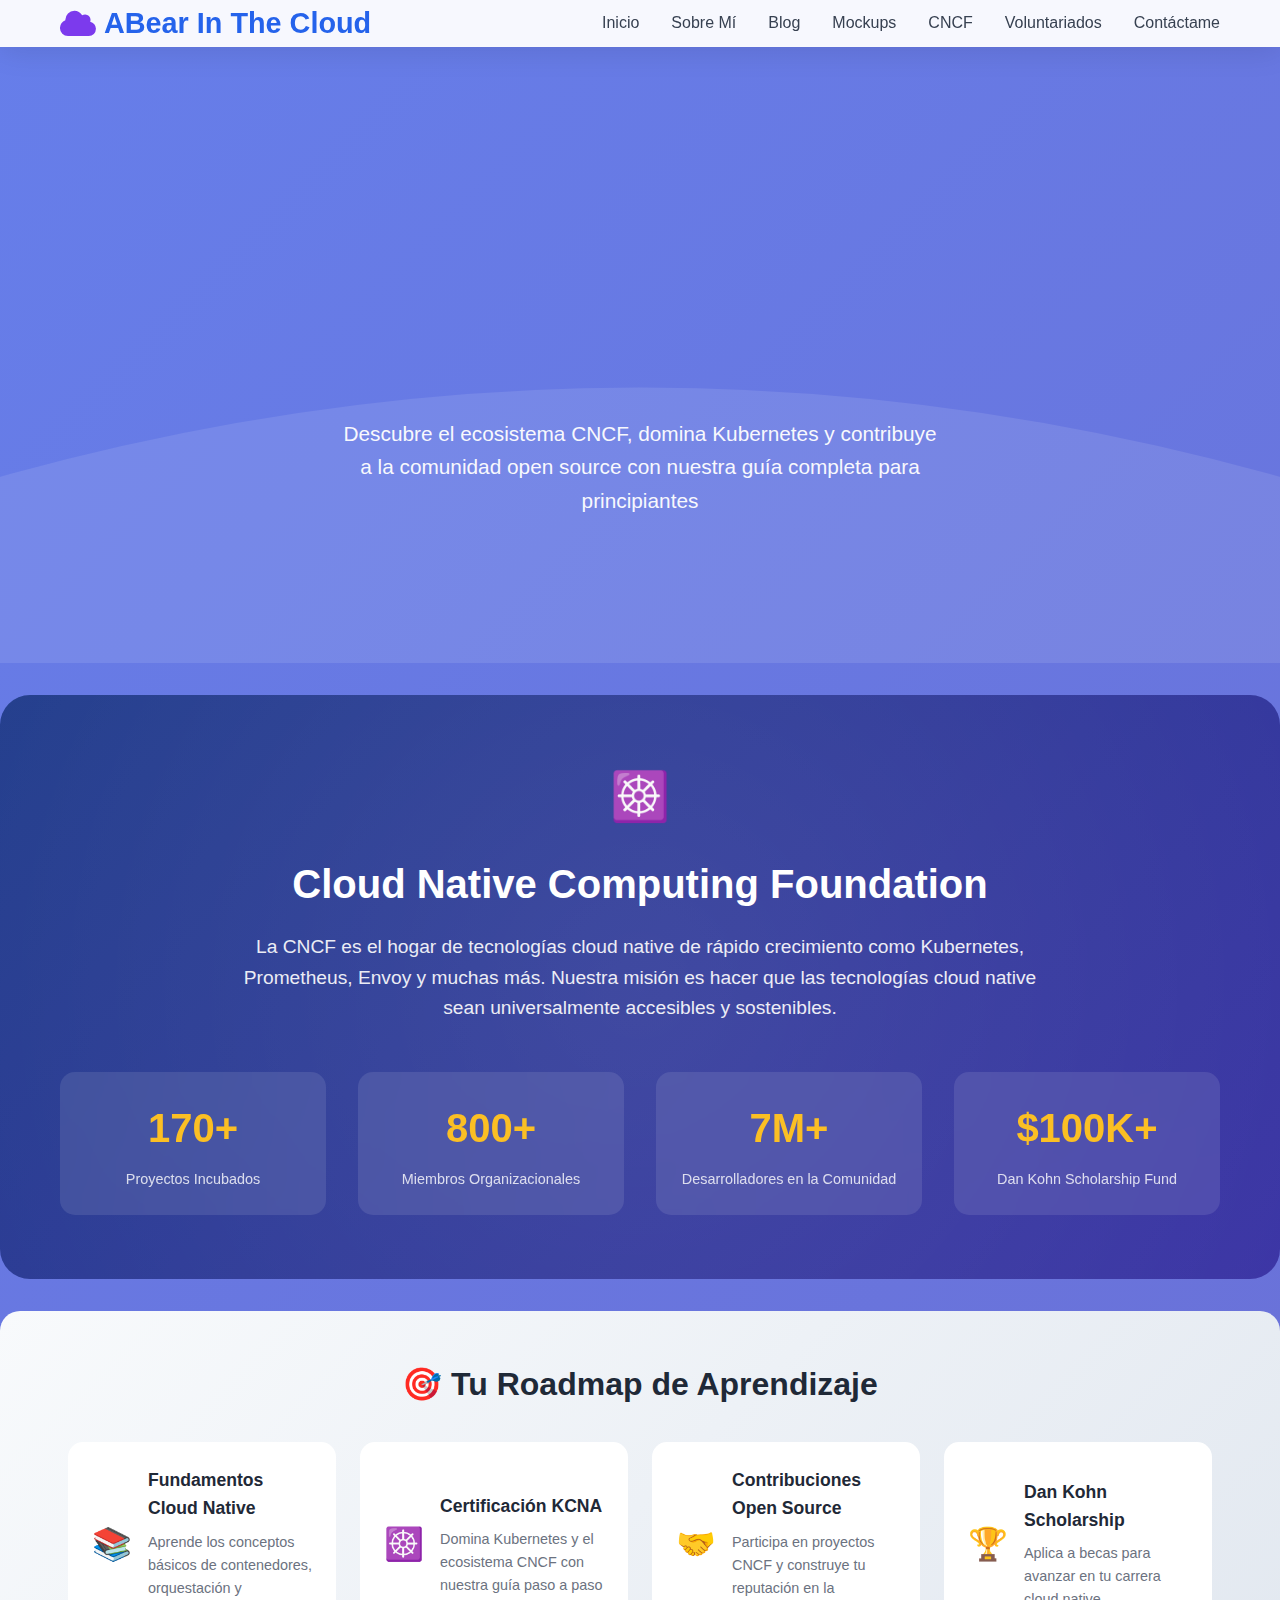
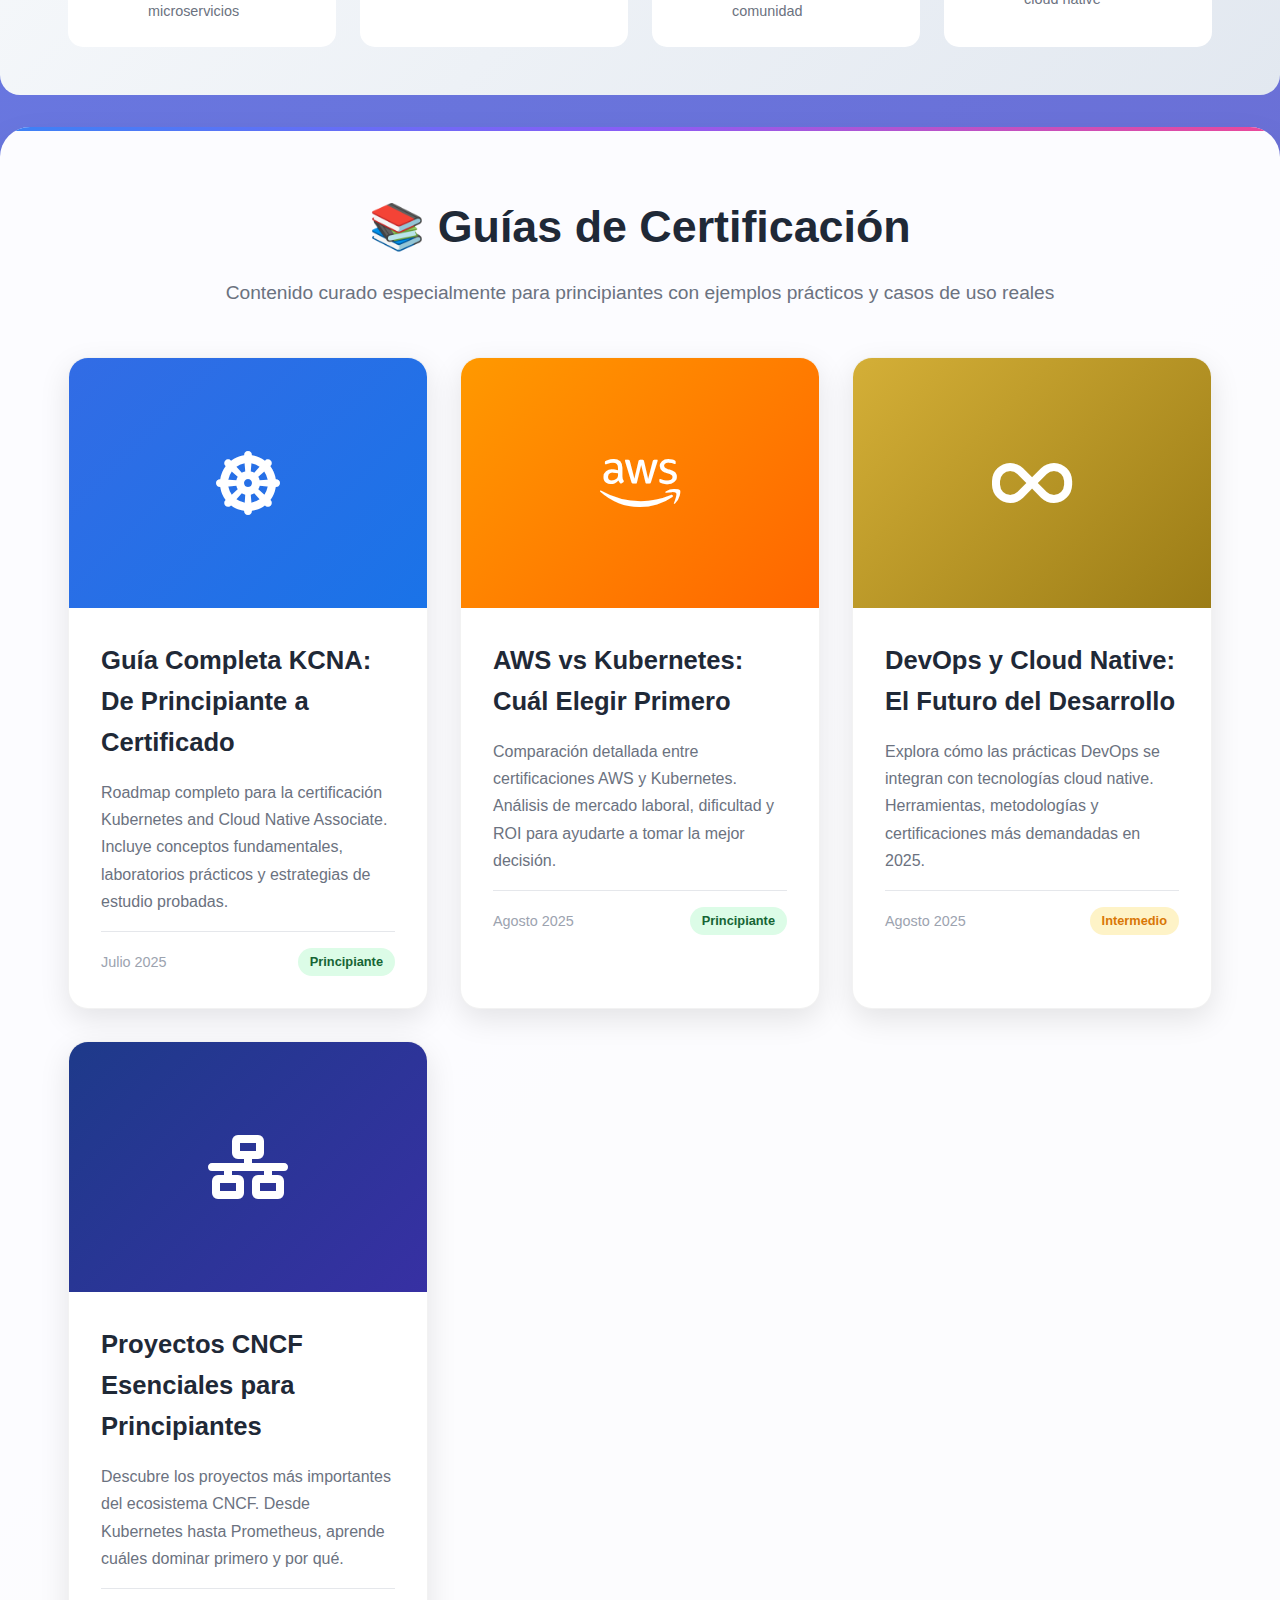
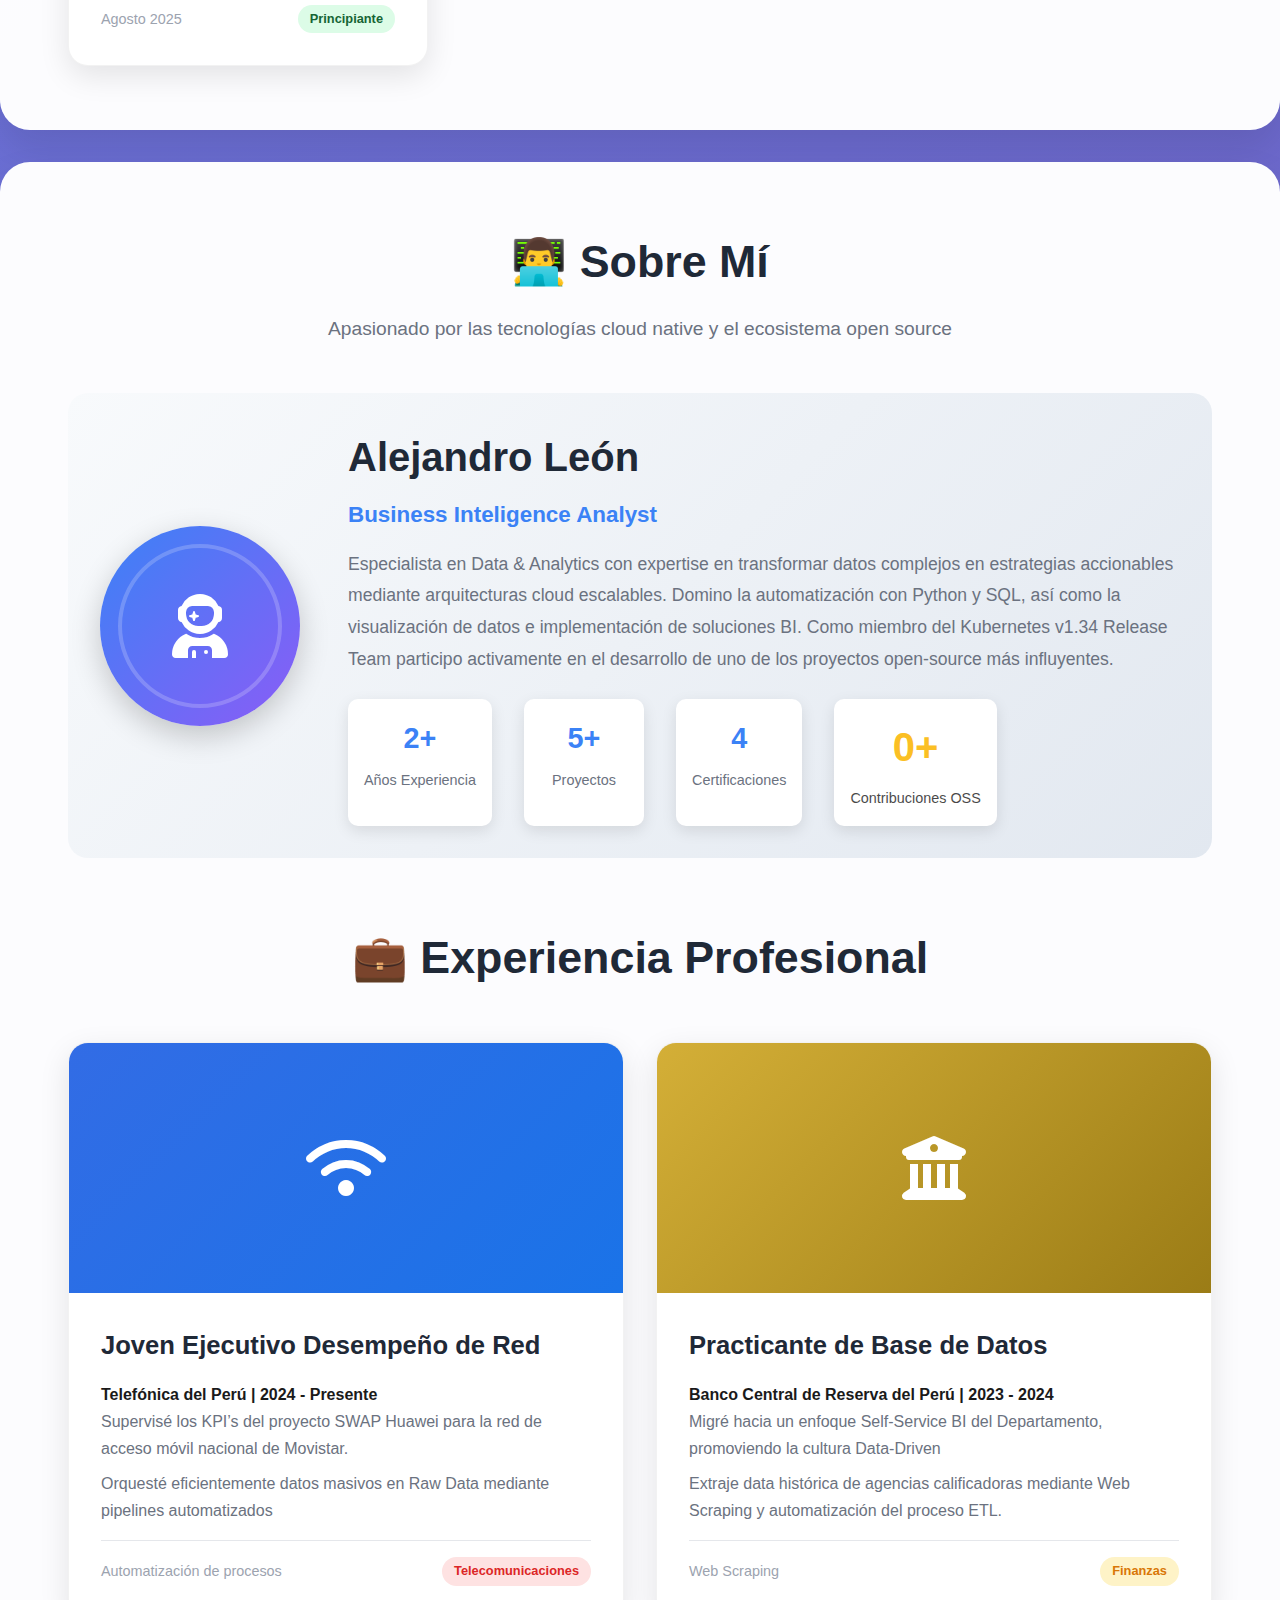
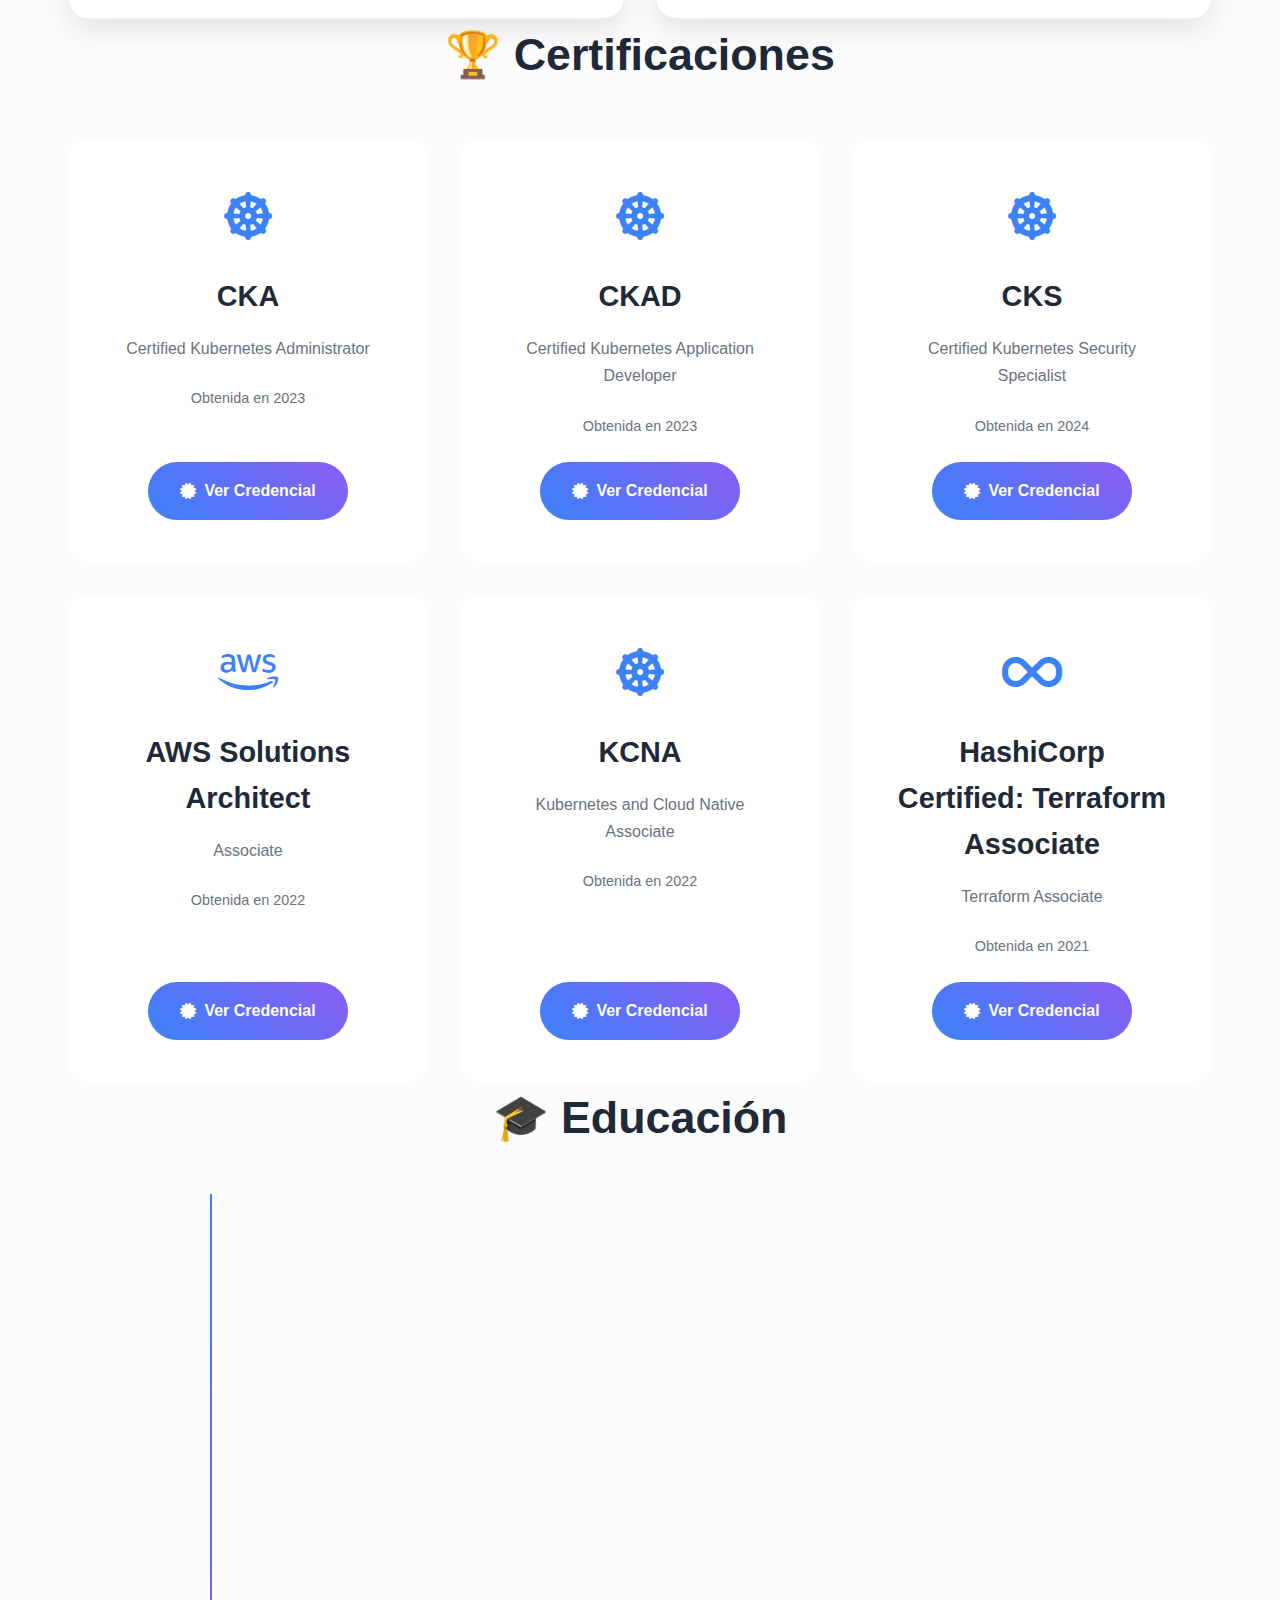
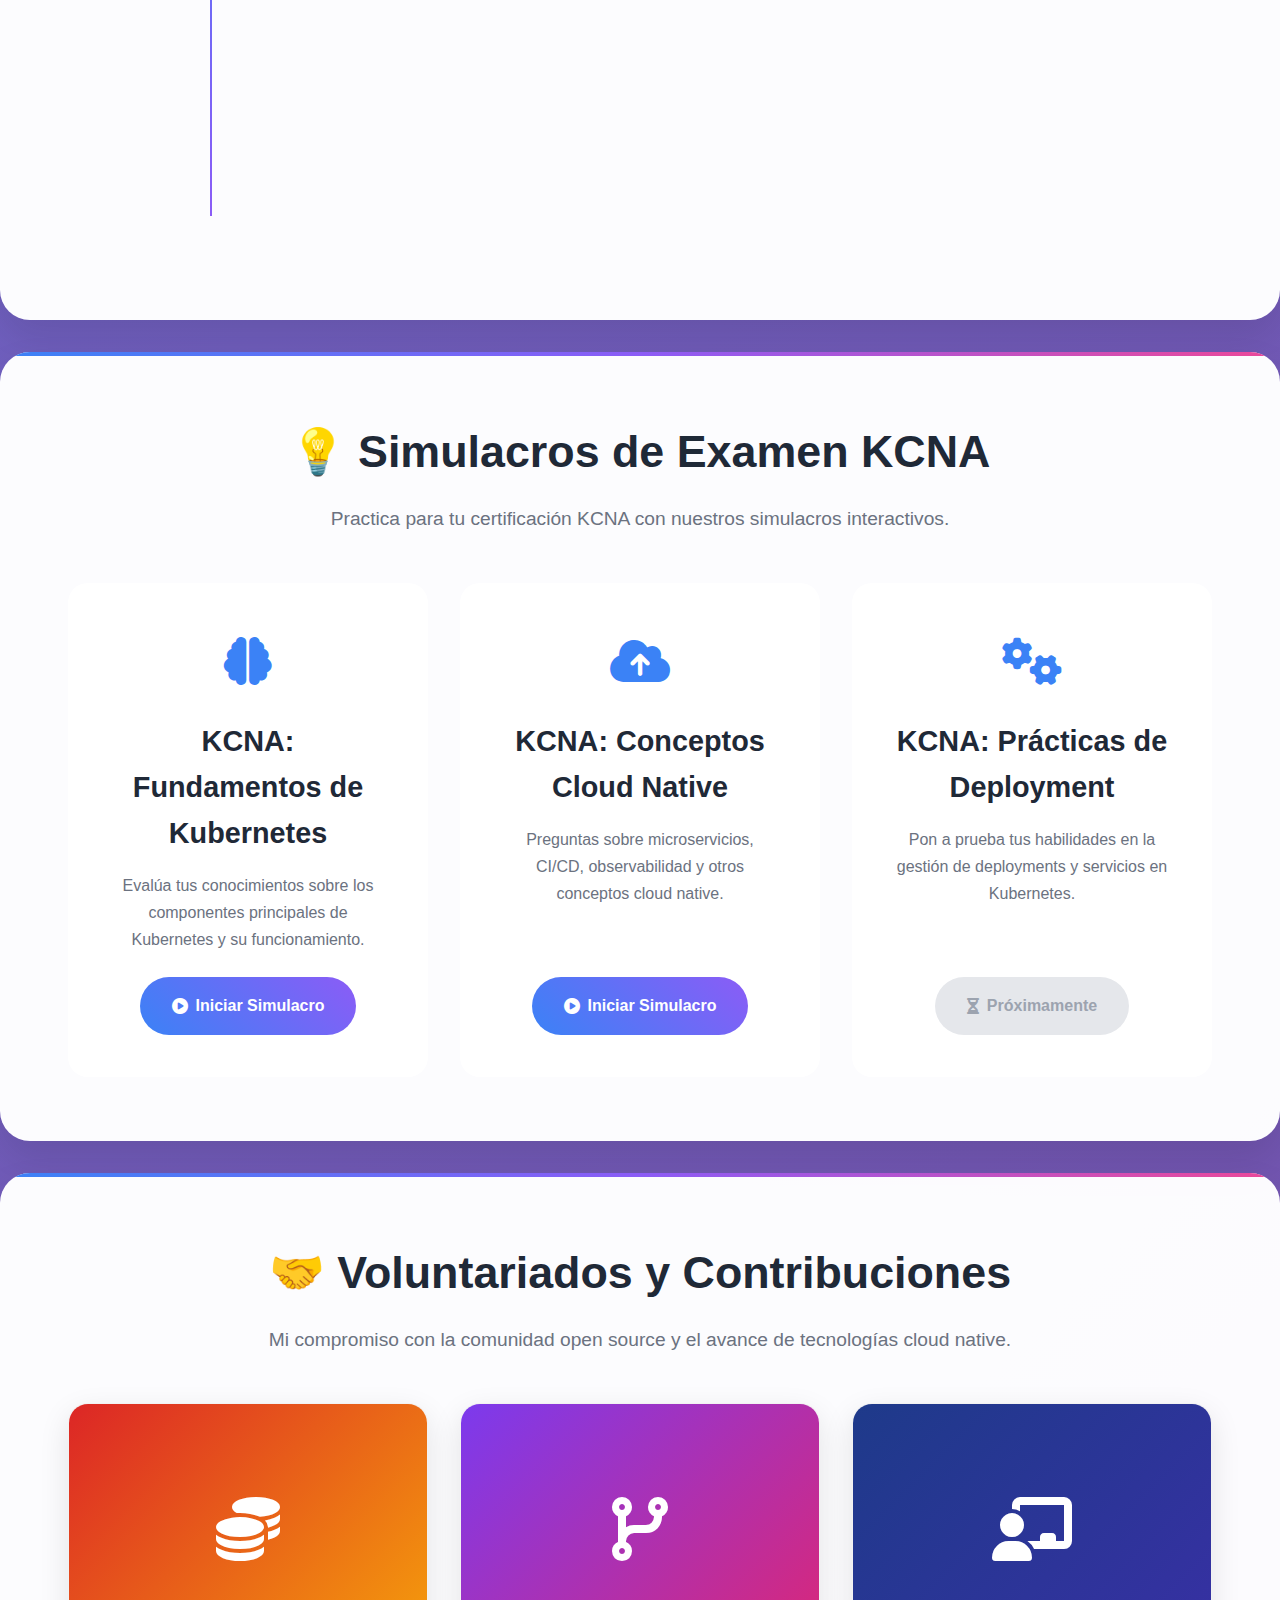
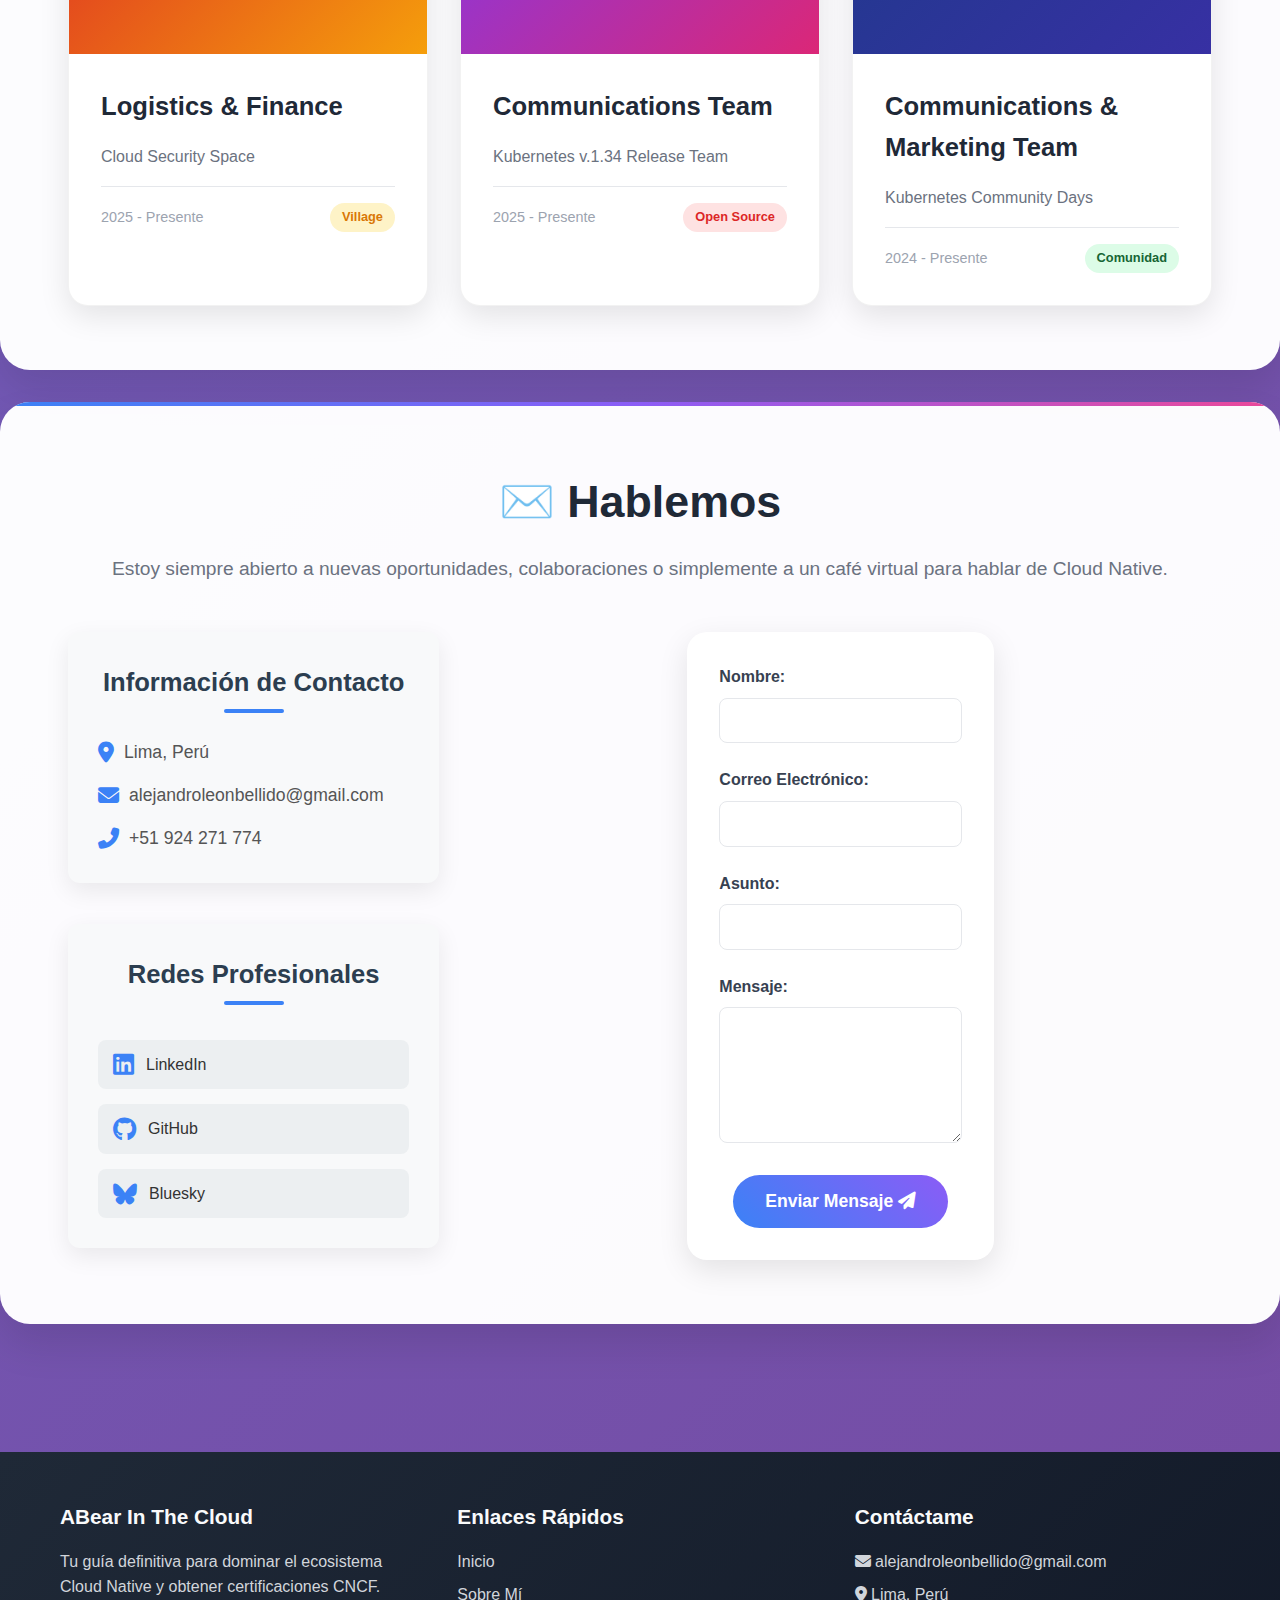
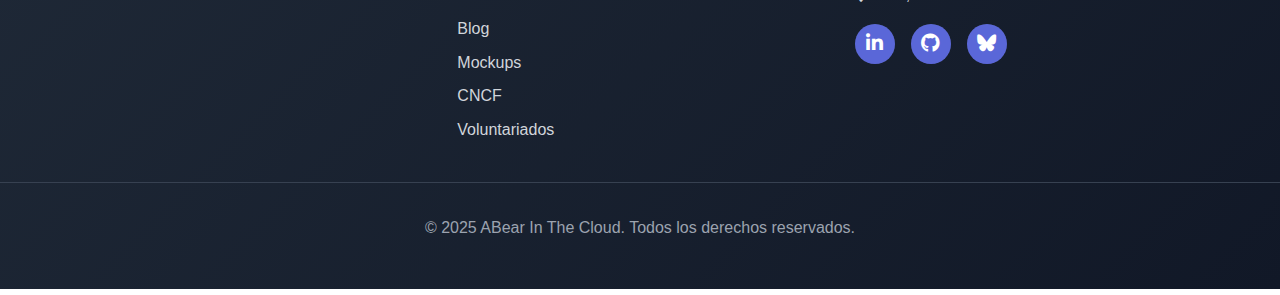
<file: index.html>
<!DOCTYPE html>
<html lang="es">
<head>
    <meta charset="UTF-8">
    <meta name="viewport" content="width=device-width, initial-scale=1.0">
    <title>ABear In The Cloud - Certificaciones y Contribuciones CNCF</title>
    <link href="https://cdnjs.cloudflare.com/ajax/libs/font-awesome/6.5.2/css/all.min.css" rel="stylesheet">
    <link rel="stylesheet" href="css/style.css"> </head>
<body>
    <header>
        <nav class="container">
            <a href="#" class="logo">
                <i class="fas fa-cloud"></i>
                ABear In The Cloud
            </a>
            <ul class="nav-links">
                <li><a href="#inicio">Inicio</a></li>
                <li><a href="#sobre-mi">Sobre Mí</a></li>
                <li><a href="#blog">Blog</a></li>
                <li><a href="#mockups">Mockups</a></li>
                <li><a href="#cncf">CNCF</a></li>
                <li><a href="#voluntariados">Voluntariados</a></li>
                <li><a href="#contacto">Contáctame</a></li>
            </ul>
        </nav>
    </header>

    <main>
        <section class="hero" id="inicio">
            <div class="container">
                <div class="hero-content">
                    <h1 class="loading-animation">Tu Camino hacia las Certificaciones Cloud Native</h1>
                    <p class="loading-animation">Descubre el ecosistema CNCF, domina Kubernetes y contribuye a la comunidad open source con nuestra guía completa para principiantes</p>
                    <div class="hero-buttons loading-animation">
                        <a href="#cncf" class="cta-button">
                            <i class="fas fa-rocket"></i>
                            Explorar CNCF
                        </a>
                        <a href="#mockups" class="cta-button secondary">
                            <i class="fas fa-code"></i>
                            Practicar KCNA
                        </a>
                    </div>
                </div>
            </div>
        </section>

        <section class="cncf-section" id="cncf">
            <div class="container">
                <div class="cncf-content">
                    <div class="cncf-logo">☸️</div>
                    <h2 class="cncf-title">Cloud Native Computing Foundation</h2>
                    <p class="cncf-description">
                        La CNCF es el hogar de tecnologías cloud native de rápido crecimiento como Kubernetes, Prometheus, Envoy y muchas más. 
                        Nuestra misión es hacer que las tecnologías cloud native sean universalmente accesibles y sostenibles.
                    </p>
                    <div class="cncf-stats">
                        <div class="stat-item">
                            <span class="stat-number">170+</span>
                            <div class="stat-label">Proyectos Incubados</div>
                        </div>
                        <div class="stat-item">
                            <span class="stat-number">800+</span>
                            <div class="stat-label">Miembros Organizacionales</div>
                        </div>
                        <div class="stat-item">
                            <span class="stat-number">7M+</span>
                            <div class="stat-label">Desarrolladores en la Comunidad</div>
                        </div>
                        <div class="stat-item">
                            <span class="stat-number">$100K+</span>
                            <div class="stat-label">Dan Kohn Scholarship Fund</div>
                        </div>
                    </div>
                </div>
            </div>
        </section>

        <section class="progress-section">
            <div class="container">
                <h3 class="progress-title">🎯 Tu Roadmap de Aprendizaje</h3>
                <div class="progress-items">
                    <div class="progress-item">
                        <div class="progress-icon">📚</div>
                        <div class="progress-text">
                            <h4>Fundamentos Cloud Native</h4>
                            <p>Aprende los conceptos básicos de contenedores, orquestación y microservicios</p>
                        </div>
                    </div>
                    <div class="progress-item">
                        <div class="progress-icon">☸️</div>
                        <div class="progress-text">
                            <h4>Certificación KCNA</h4>
                            <p>Domina Kubernetes y el ecosistema CNCF con nuestra guía paso a paso</p>
                        </div>
                    </div>
                    <div class="progress-item">
                        <div class="progress-icon">🤝</div>
                        <div class="progress-text">
                            <h4>Contribuciones Open Source</h4>
                            <p>Participa en proyectos CNCF y construye tu reputación en la comunidad</p>
                        </div>
                    </div>
                    <div class="progress-item">
                        <div class="progress-icon">🏆</div>
                        <div class="progress-text">
                            <h4>Dan Kohn Scholarship</h4>
                            <p>Aplica a becas para avanzar en tu carrera cloud native</p>
                        </div>
                    </div>
                </div>
            </div>
        </section>

    <section class="content-section" id="blog">
        <div class="container">
            <h2 class="section-title">📚 Guías de Certificación</h2>
            <p class="section-subtitle">Contenido curado especialmente para principiantes con ejemplos prácticos y casos de uso reales</p>
            <div class="blog-grid">
                <article class="blog-card">
                    <a href="blog/guia-kcna.html" class="blog-image-link">
                        <div class="blog-card-image kcna">
                            <i class="fas fa-dharmachakra"></i>
                        </div>
                    </a>
                    <div class="blog-card-content">
                        <a href="blog/guia-kcna.html" class="blog-title-link">
                            <h3>Guía Completa KCNA: De Principiante a Certificado</h3>
                        </a>
                        <p>Roadmap completo para la certificación Kubernetes and Cloud Native Associate. Incluye conceptos fundamentales, laboratorios prácticos y estrategias de estudio probadas.</p>
                        <div class="card-footer">
                            <a href="blog/guia-kcna.html" class="blog-date-link">
                                <span class="date">Julio 2025</span>
                            </a>
                            <span class="difficulty-badge beginner">Principiante</span>
                        </div>
                    </div>
                </article>

                <article class="blog-card">
                    <a href="#guia-kcna.html" class="blog-image-link">
                        <div class="blog-card-image aws">
                            <i class="fab fa-aws"></i>
                        </div>
                    </a>
                    <div class="blog-card-content">
                        <a href="#guia-kcna.html" class="blog-title-link">
                            <h3>AWS vs Kubernetes: Cuál Elegir Primero</h3>
                        </a>
                        <p>Comparación detallada entre certificaciones AWS y Kubernetes. Análisis de mercado laboral, dificultad y ROI para ayudarte a tomar la mejor decisión.</p>
                        <div class="card-footer">
                            <a href="#guia-kcna.html" class="blog-date-link">
                                <span class="date">Agosto 2025</span>
                            </a>
                            <span class="difficulty-badge beginner">Principiante</span>
                        </div>
                    </div>
                </article>

                <article class="blog-card">
                    <a href="#guia-kcna.html" class="blog-image-link">
                        <div class="blog-card-image devops">
                            <i class="fas fa-infinity"></i>
                        </div>
                    </a>
                    <div class="blog-card-content">
                        <a href="#guia-kcna.html" class="blog-title-link">
                            <h3>DevOps y Cloud Native: El Futuro del Desarrollo</h3>
                        </a>
                        <p>Explora cómo las prácticas DevOps se integran con tecnologías cloud native. Herramientas, metodologías y certificaciones más demandadas en 2025.</p>
                        <div class="card-footer">
                            <a href="#guia-kcna.html" class="blog-date-link">
                                <span class="date">Agosto 2025</span>
                            </a>
                            <span class="difficulty-badge intermediate">Intermedio</span>
                        </div>
                    </div>
                </article>

                <article class="blog-card">
                    <a href="#guia-kcna.html" class="blog-image-link">
                        <div class="blog-card-image cncf">
                            <i class="fas fa-network-wired"></i>
                        </div>
                    </a>
                    <div class="blog-card-content">
                        <a href="#guia-kcna.html" class="blog-title-link">
                            <h3>Proyectos CNCF Esenciales para Principiantes</h3>
                        </a>
                        <p>Descubre los proyectos más importantes del ecosistema CNCF. Desde Kubernetes hasta Prometheus, aprende cuáles dominar primero y por qué.</p>
                        <div class="card-footer">
                            <a href="#guia-kcna.html" class="blog-date-link">
                                <span class="date">Agosto 2025</span>
                            </a>
                            <span class="difficulty-badge beginner">Principiante</span>
                        </div>
                    </div>
                </article>
            </div>
        </div>
    </section>
        

        <section class="about-section" id="sobre-mi">
            <div class="container">
                <h2 class="section-title">👨‍💻 Sobre Mí</h2>
                <p class="section-subtitle">Apasionado por las tecnologías cloud native y el ecosistema open source</p>
                
                <div class="profile-header">
                    <div class="profile-image">
                        <i class="fas fa-user-astronaut"></i>
                    </div>
                    <div class="profile-info">
                        <h3 class="profile-name">Alejandro León</h3>
                        <p class="profile-title">Business Inteligence Analyst</p>
                        <p class="profile-description">
                            Especialista en Data & Analytics con expertise en transformar datos complejos en estrategias accionables mediante
                            arquitecturas cloud escalables. Domino la automatización con Python y SQL, así como la visualización de datos e
                            implementación de soluciones BI. Como miembro del Kubernetes v1.34 Release Team participo activamente en el desarrollo
                            de uno de los proyectos open-source más influyentes.
                        </p>
                        <div class="profile-stats">
                            <div class="profile-stat-item">
                                <span class="profile-stat-number">2+</span>
                                <div class="profile-stat-label">Años Experiencia</div>
                            </div>
                            <div class="profile-stat-item">
                                <span class="profile-stat-number">5+</span>
                                <div class="profile-stat-label">Proyectos</div>
                            </div>
                            <div class="profile-stat-item">
                                <span class="profile-stat-number">4</span>
                                <div class="profile-stat-label">Certificaciones</div>
                            </div>
                            <div class="profile-stat-item">
                                <span class="stat-number">0+</span>
                                <div class="stat-label">Contribuciones OSS</div>
                            </div>
                        </div>
                    </div>
                </div>

                <h3 class="section-title">💼 Experiencia Profesional</h3>
                <div class="blog-grid">
                    <div class="blog-card">
                        <div class="blog-card-image kcna">
                            <i class="fas fa-wifi"></i>
                        </div>
                        <div class="blog-card-content">
                            <h3>Joven Ejecutivo Desempeño de Red</h3>
                            <h4>Telefónica del Perú | 2024 - Presente</h4>
                            <p>Supervisé los KPI’s del proyecto SWAP Huawei para la red de acceso móvil nacional de Movistar.</p>
                            <p>Orquesté eficientemente datos masivos en Raw Data mediante pipelines automatizados</p>
                            <div class="card-footer">
                                <span class="date">Automatización de procesos</span>
                                <span class="difficulty-badge advanced">Telecomunicaciones</span>
                            </div>
                        </div>
                    </div>

                    <div class="blog-card">
                        <div class="blog-card-image devops">
                            <i class="fas fa-bank"></i>
                        </div>
                        <div class="blog-card-content">
                            <h3>Practicante de Base de Datos</h3>
                            <h4>Banco Central de Reserva del Perú | 2023 - 2024</h4>
                            <p>Migré hacia un enfoque Self-Service BI del Departamento, promoviendo la cultura Data-Driven</p>
                            <p>Extraje data histórica de agencias calificadoras mediante Web Scraping y automatización del proceso ETL.</p>
                            <div class="card-footer">
                                <span class="date">Web Scraping</span>
                                <span class="difficulty-badge intermediate">Finanzas</span>
                            </div>
                        </div>
                    </div>
                </div>

                <h3 class="section-title">🏆 Certificaciones</h3>
                <div class="mockup-container">
                    <div class="mockup-card">
                        <div class="mockup-card-content">
                            <div class="mockup-icon"><i class="fas fa-dharmachakra"></i></div>
                            <h3>CKA</h3>
                            <p>Certified Kubernetes Administrator</p>
                            <p class="date">Obtenida en 2023</p>
                            <a href="#mockup-container" class="mockup-button">
                                <i class="fas fa-certificate"></i> Ver Credencial
                            </a>
                        </div>
                    </div>

                    <div class="mockup-card">
                        <div class="mockup-card-content">
                            <div class="mockup-icon"><i class="fas fa-dharmachakra"></i></div>
                            <h3>CKAD</h3>
                            <p>Certified Kubernetes Application Developer</p>
                            <p class="date">Obtenida en 2023</p>
                            <a href="#mockup-container" class="mockup-button">
                                <i class="fas fa-certificate"></i> Ver Credencial
                            </a>
                        </div>
                    </div>

                    <div class="mockup-card">
                        <div class="mockup-card-content">
                            <div class="mockup-icon"><i class="fas fa-dharmachakra"></i></div>
                            <h3>CKS</h3>
                            <p>Certified Kubernetes Security Specialist</p>
                            <p class="date">Obtenida en 2024</p>
                            <a href="#mockup-container" class="mockup-button">
                                <i class="fas fa-certificate"></i> Ver Credencial
                            </a>
                        </div>
                    </div>

                    <div class="mockup-card">
                        <div class="mockup-card-content">
                            <div class="mockup-icon"><i class="fab fa-aws"></i></div>
                            <h3>AWS Solutions Architect</h3>
                            <p>Associate</p>
                            <p class="date">Obtenida en 2022</p>
                            <a href="#mockup-container" class="mockup-button">
                                <i class="fas fa-certificate"></i> Ver Credencial
                            </a>
                        </div>
                    </div>
                     <div class="mockup-card">
                        <div class="mockup-card-content">
                            <div class="mockup-icon"><i class="fas fa-dharmachakra"></i></div>
                            <h3>KCNA</h3>
                            <p>Kubernetes and Cloud Native Associate</p>
                            <p class="date">Obtenida en 2022</p>
                            <a href="#mockup-container" class="mockup-button">
                                <i class="fas fa-certificate"></i> Ver Credencial
                            </a>
                        </div>
                    </div>
                    <div class="mockup-card">
                        <div class="mockup-card-content">
                            <div class="mockup-icon"><i class="fas fa-infinity"></i></div>
                            <h3>HashiCorp Certified: Terraform Associate</h3>
                            <p>Terraform Associate</p>
                            <p class="date">Obtenida en 2021</p>
                            <a href="#mockup-container" class="mockup-button">
                                <i class="fas fa-certificate"></i> Ver Credencial
                            </a>
                        </div>
                    </div>
                </div>

                <h3 class="section-title">🎓 Educación</h3>
                <div class="education-timeline">
                    <div class="education-item">
                        <div class="education-header">
                            <div class="education-icon-box uni">
                                <i class="fas fa-microchip"></i> </div>
                            <div class="education-details">
                                <h4>Big Data & Data Science</h4>
                                <p class="education-type">Programa de Alta Especialización</p>
                                <p class="education-meta"><i class="fas fa-building"></i> Universidad Nacional Agraria La Molina <i class="fas fa-map-marker-alt"></i> Perú</p>
                            </div>
                            <span class="education-date">Set 2024 - Nov 2024</span>
                        </div>
                        <div class="education-footer">
                            <div class="course-tags-container">
                                <p class="courses-title">CURSOS CLAVES</p>
                                <div class="course-tags">
                                    <span class="course-tag">Business Data Discovery</span>
                                    <span class="course-tag">Gestión de Proyectos</span>
                                    <span class="course-tag">Arquitectura de datos</span>
                                    <span class="course-tag">Machine Learning</span>
                                    <span class="course-tag">AWS</span>
                                </div>
                            </div>
                        </div>
                    </div>

                    <div class="education-item">
                        <div class="education-header">
                            <div class="education-icon-box unam">
                                <i class="fas fa-code"></i> </div>
                            <div class="education-details">
                                <h4>Ingeniería de Sistemas</h4>
                                <p class="education-type">Egresado</p>
                                <p class="education-meta"><i class="fas fa-building"></i> Universidad Nacional Federico Villarreal <i class="fas fa-map-marker-alt"></i> Perú</p>
                            </div>
                            <span class="education-date">Abr 2019 - Abr 2024</span>
                        </div>
                        <div class="education-footer">
                            <div class="course-tags-container">
                                <p class="courses-title">CURSOS CLAVES</p>
                                <div class="course-tags">
                                    <span class="course-tag">Base de Datos</span>
                                    <span class="course-tag">Data Mining</span>
                                    <span class="course-tag">Business Intelligence</span>
                                    <span class="course-tag">Artificial Intelligence</span>
                                    <span class="course-tag">Big Data</span>
                                </div>
                            </div>
                        </div>
                    </div>
                    </div>
        </section>

        <section class="content-section" id="mockups">
            <div class="container">
                <h2 class="section-title">💡 Simulacros de Examen KCNA</h2>
                <p class="section-subtitle">Practica para tu certificación KCNA con nuestros simulacros interactivos.</p>
                <div class="mockup-container">
                    <div class="mockup-card">
                        <div class="mockup-card-content">
                            <div class="mockup-icon"><i class="fas fa-brain"></i></div>
                            <h3>KCNA: Fundamentos de Kubernetes</h3>
                            <p>Evalúa tus conocimientos sobre los componentes principales de Kubernetes y su funcionamiento.</p>
                            <a href="#mockups" class="mockup-button">
                                <i class="fas fa-play-circle"></i> Iniciar Simulacro
                            </a>
                        </div>
                    </div>
                    <div class="mockup-card">
                        <div class="mockup-card-content">
                            <div class="mockup-icon"><i class="fas fa-cloud-upload-alt"></i></div>
                            <h3>KCNA: Conceptos Cloud Native</h3>
                            <p>Preguntas sobre microservicios, CI/CD, observabilidad y otros conceptos cloud native.</p>
                            <a href="#mockups" class="mockup-button">
                                <i class="fas fa-play-circle"></i> Iniciar Simulacro
                            </a>
                        </div>
                    </div>
                    <div class="mockup-card">
                        <div class="mockup-card-content">
                            <div class="mockup-icon"><i class="fas fa-cogs"></i></div>
                            <h3>KCNA: Prácticas de Deployment</h3>
                            <p>Pon a prueba tus habilidades en la gestión de deployments y servicios en Kubernetes.</p>
                            <a href="#" class="mockup-button disabled">
                                <i class="fas fa-hourglass-half"></i> Próximamente
                            </a>
                        </div>
                    </div>
                </div>
            </div>
        </section>

        <section class="content-section" id="voluntariados">
            <div class="container">
                <h2 class="section-title">🤝 Voluntariados y Contribuciones</h2>
                <p class="section-subtitle">Mi compromiso con la comunidad open source y el avance de tecnologías cloud native.</p>
                <div class="blog-grid">
                    <article class="blog-card">
                        <div class="blog-card-image volunteer">
                            <i class="fa-solid fa-coins"></i>
                        </div>
                        <div class="blog-card-content">
                            <h3>Logistics & Finance</h3>
                            <p>Cloud Security Space</p>
                            <div class="card-footer">
                                <span class="date">2025 - Presente</span>
                                <span class="difficulty-badge intermediate">Village</span>
                            </div>
                        </div>
                    </article>

                    <article class="blog-card">
                        <div class="blog-card-image opensource">
                            <i class="fas fa-code-branch"></i>
                        </div>
                        <div class="blog-card-content">
                            <h3>Communications Team</h3>
                            <p>Kubernetes v.1.34 Release Team</p>
                            <div class="card-footer">
                                <span class="date">2025 - Presente</span>
                                <span class="difficulty-badge advanced">Open Source</span>
                            </div>
                        </div>
                    </article>

                    <article class="blog-card">
                        <div class="blog-card-image cncf">
                            <i class="fas fa-chalkboard-teacher"></i>
                        </div>
                        <div class="blog-card-content">
                            <h3>Communications & Marketing Team</h3>
                            <p>Kubernetes Community Days</p>
                            <div class="card-footer">
                                <span class="date">2024 - Presente</span>
                                <span class="difficulty-badge beginner">Comunidad</span>
                            </div>
                        </div>
                    </article>
                </div>
            </div>
        </section>

        <section class="content-section" id="contacto">
            <div class="container">
                <h2 class="section-title">✉️ Hablemos</h2>
                <p class="section-subtitle">Estoy siempre abierto a nuevas oportunidades, colaboraciones o simplemente a un café virtual para hablar de Cloud Native.</p>
                
                <div class="contact-grid">
                    <div class="contact-info-block">
                        <h3>Información de Contacto</h3>
                        <p><i class="fas fa-map-marker-alt"></i> Lima, Perú</p>
                        <p><i class="fas fa-envelope"></i> alejandroleonbellido@gmail.com</p>
                        <p><i class="fas fa-phone-alt"></i> +51 924 271 774</p>
                    </div>

                    <div class="contact-info-block">
                        <h3>Redes Profesionales</h3>
                        <div class="professional-networks">
                            <a href="https://www.linkedin.com/in/alejandroleonbellido/" class="network-link" target="_blank"><i class="fab fa-linkedin"></i> LinkedIn</a>
                            <a href="https://github.com/88abb" class="network-link" target="_blank"><i class="fab fa-github"></i> GitHub</a>
                            <a href="https://bsky.app/profile/88abb.bsky.social" class="network-link" target="_blank"><i class="fa-brands fa-bluesky"></i> Bluesky</a>
                        </div>
                    </div>

                    <div class="contact-form-container">
                        <form action="#" method="POST" class="contact-form">
                            <div class="form-group">
                                <label for="name">Nombre:</label>
                                <input type="text" id="name" name="name" required>
                            </div>
                            <div class="form-group">
                                <label for="email">Correo Electrónico:</label>
                                <input type="email" id="email" name="email" required>
                            </div>
                            <div class="form-group">
                                <label for="subject">Asunto:</label>
                                <input type="text" id="subject" name="subject">
                            </div>
                            <div class="form-group">
                                <label for="message">Mensaje:</label>
                                <textarea id="message" name="message" rows="6" required></textarea>
                            </div>
                            <button type="submit" class="cta-button">Enviar Mensaje <i class="fas fa-paper-plane"></i></button>
                        </form>
                    </div>
                </div>
            </div>
        </section>
    </main>

    <footer>
        <div class="container footer-content">
            <div class="footer-section">
                <h4>ABear In The Cloud</h4>
                <p>Tu guía definitiva para dominar el ecosistema Cloud Native y obtener certificaciones CNCF.</p>
            </div>
            <div class="footer-section">
                <h4>Enlaces Rápidos</h4>
                <a href="#inicio">Inicio</a>
                <a href="#sobre-mi">Sobre Mí</a>
                <a href="#blog">Blog</a>
                <a href="#mockups">Mockups</a>
                <a href="#cncf">CNCF</a>
                <a href="#voluntariados">Voluntariados</a>
            </div>
            <div class="footer-section">
                <h4>Contáctame</h4>
                <p><i class="fas fa-envelope"></i> alejandroleonbellido@gmail.com</p>
                <p><i class="fas fa-map-marker-alt"></i> Lima, Perú</p>
                <div class="social-links">
                    <a href="https://www.linkedin.com/in/alejandroleonbellido/" class="social-link" aria-label="LinkedIn" target="_blank"><i class="fab fa-linkedin-in"></i></a>
                    <a href="https://github.com/88abb" class="social-link" aria-label="GitHub" target="_blank"><i class="fab fa-github"></i></a>
                    <a href="https://bsky.app/profile/88abb.bsky.social" class="social-link" aria-label="BlueSky" target="_blank"><i class="fa-brands fa-bluesky"></i></a>
                </div>
            </div>
        </div>
        <div class="footer-bottom">
            <p>&copy; 2025 ABear In The Cloud. Todos los derechos reservados.</p>
        </div>
    </footer>

    <script>
        document.addEventListener('DOMContentLoaded', () => {
            const loadingElements = document.querySelectorAll('.loading-animation');
            loadingElements.forEach((el, index) => {
                el.style.animationDelay = `${index * 0.1}s`;
            });
        });
    </script>
</body>
</html>
</file>
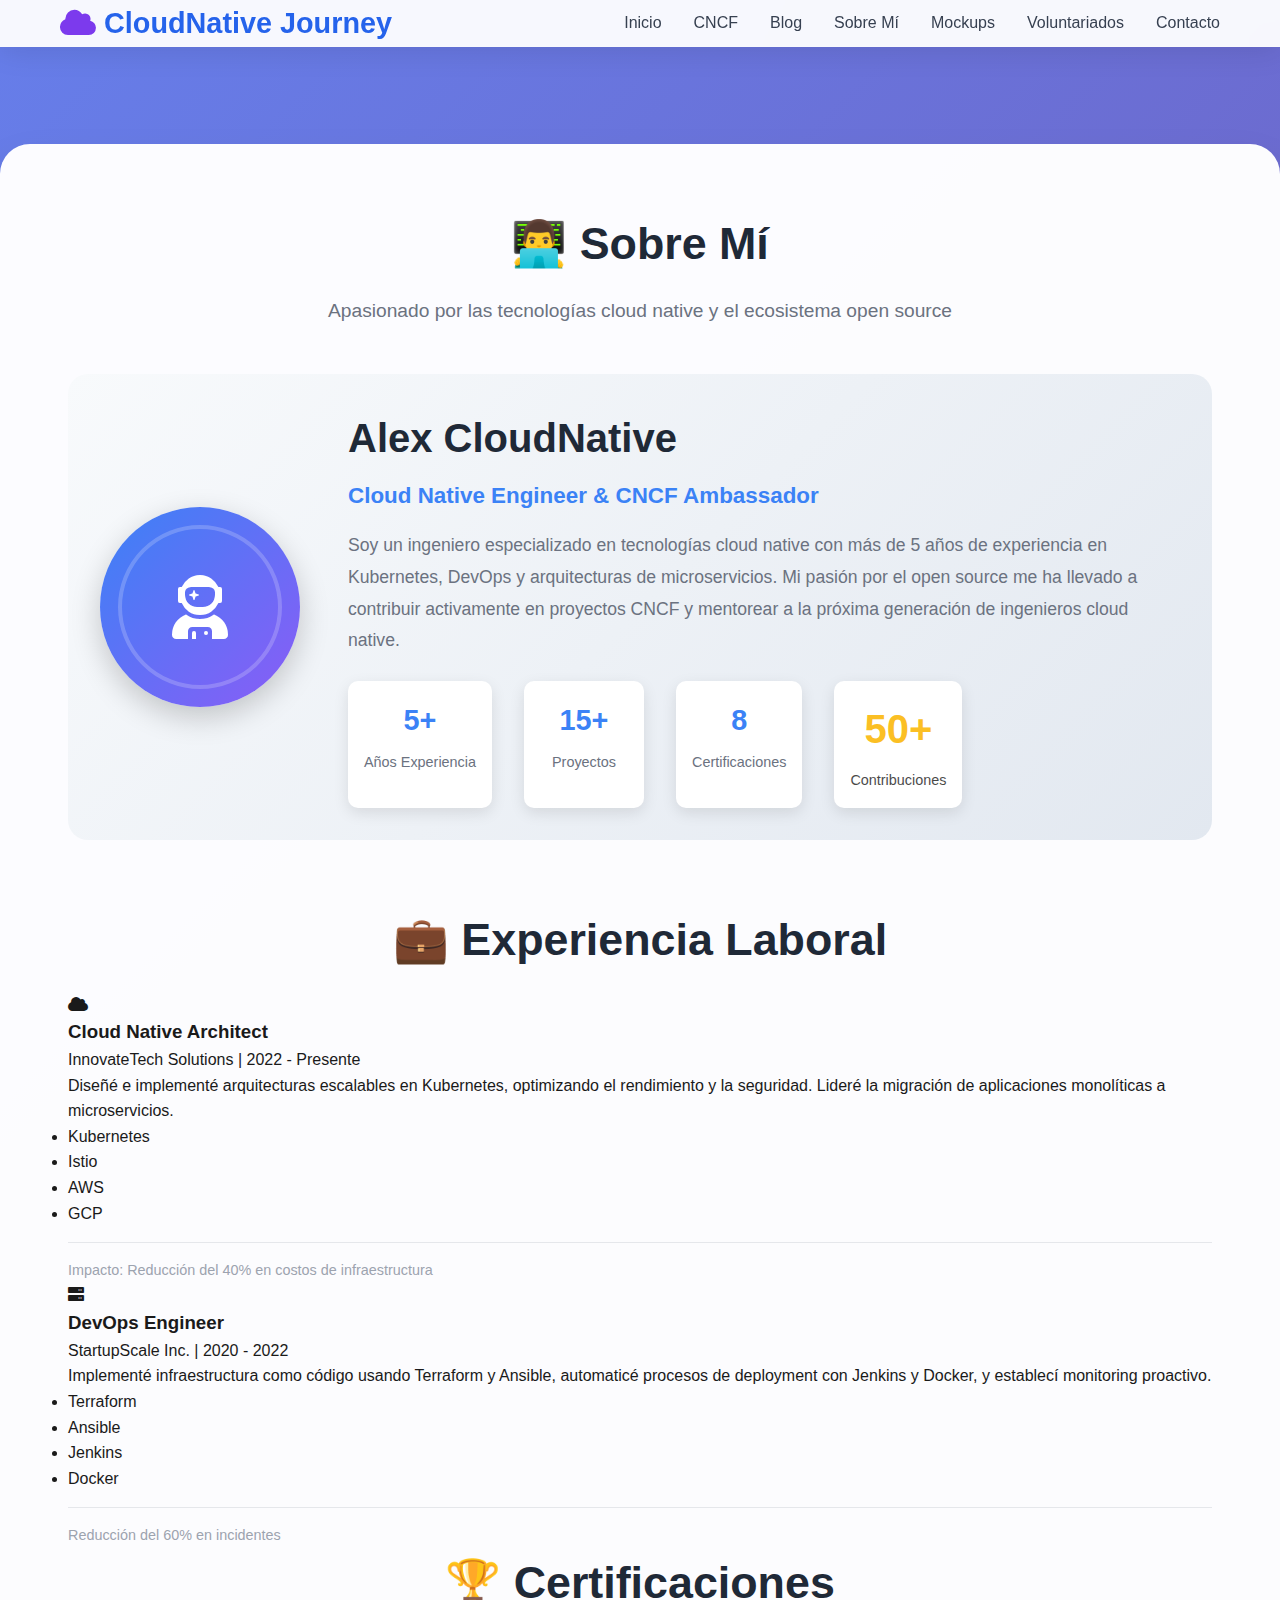
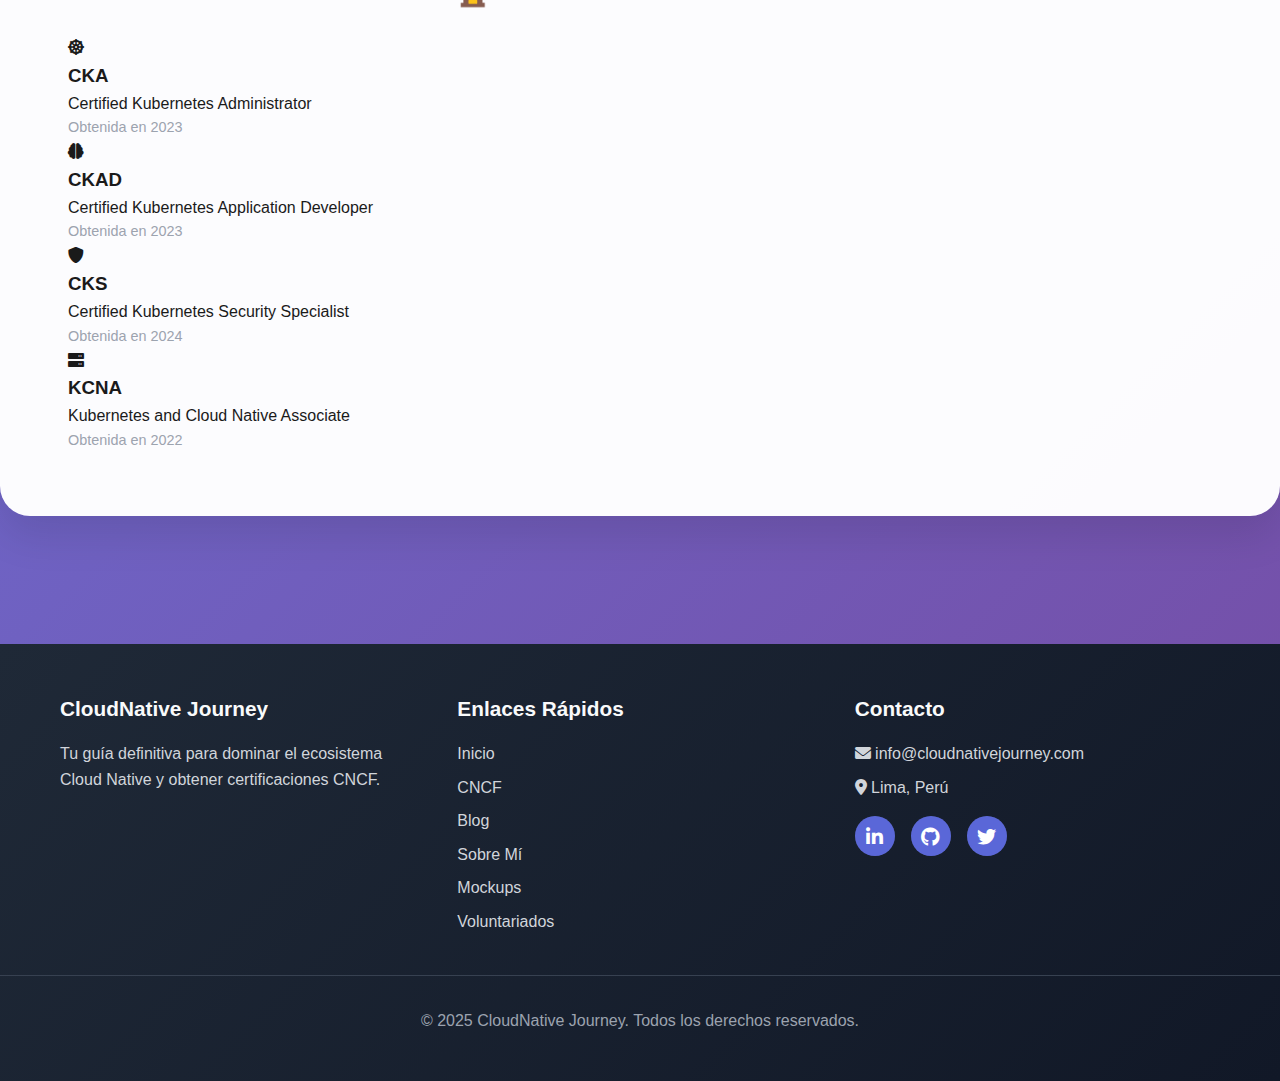
<file: sobre-mi.html>
<!DOCTYPE html>
<html lang="es">
<head>
    <meta charset="UTF-8">
    <meta name="viewport" content="width=device-width, initial-scale=1.0">
    <title>Sobre Mí - CloudNative Journey</title>
    <link href="https://cdnjs.cloudflare.com/ajax/libs/font-awesome/6.0.0/css/all.min.css" rel="stylesheet">
    <link rel="stylesheet" href="css/style.css">
</head>
<body>
    <header>
        <nav class="container">
            <a href="index.html" class="logo">
                <i class="fas fa-cloud"></i>
                CloudNative Journey
            </a>
            <ul class="nav-links">
                <li><a href="index.html#inicio">Inicio</a></li>
                <li><a href="index.html#cncf">CNCF</a></li>
                <li><a href="index.html#blog">Blog</a></li>
                <li><a href="sobre-mi.html">Sobre Mí</a></li>
                <li><a href="index.html#mockups">Mockups</a></li>
                <li><a href="index.html#voluntariados">Voluntariados</a></li>
                <li><a href="index.html#contacto">Contacto</a></li>
            </ul>
        </nav>
    </header>

    <main>
        <section class="about-section" id="sobre-mi">
            <div class="container">
                <h2 class="section-title">👨‍💻 Sobre Mí</h2>
                <p class="section-subtitle">Apasionado por las tecnologías cloud native y el ecosistema open source</p>
                <div class="profile-header">
                    <div class="profile-image">
                        <i class="fas fa-user-astronaut"></i>
                    </div>
                    <div class="profile-info">
                        <h3 class="profile-name">Alex CloudNative</h3>
                        <p class="profile-title">Cloud Native Engineer & CNCF Ambassador</p>
                        <p class="profile-description">
                            Soy un ingeniero especializado en tecnologías cloud native con más de 5 años de experiencia en Kubernetes, DevOps y arquitecturas de microservicios. Mi pasión por el open source me ha llevado a contribuir activamente en proyectos CNCF y mentorear a la próxima generación de ingenieros cloud native.
                        </p>
                        <div class="profile-stats">
                            <div class="profile-stat-item">
                                <span class="profile-stat-number">5+</span>
                                <div class="profile-stat-label">Años Experiencia</div>
                            </div>
                            <div class="profile-stat-item">
                                <span class="profile-stat-number">15+</span>
                                <div class="profile-stat-label">Proyectos</div>
                            </div>
                            <div class="profile-stat-item">
                                <span class="profile-stat-number">8</span>
                                <div class="profile-stat-label">Certificaciones</div>
                            </div>
                            <div class="profile-stat-item">
                                <span class="stat-number">50+</span>
                                <div class="stat-label">Contribuciones</div>
                            </div>
                        </div>
                    </div>
                </div>

                <h3 class="section-title">💼 Experiencia Laboral</h3>
                <div class="experience-grid">
                    <div class="experience-card">
                        <div class="experience-card-header">
                            <div class="experience-icon"><i class="fas fa-cloud"></i></div>
                            <div class="experience-info">
                                <h3>Cloud Native Architect</h3>
                                <p>InnovateTech Solutions | 2022 - Presente</p>
                            </div>
                        </div>
                        <p>Diseñé e implementé arquitecturas escalables en Kubernetes, optimizando el rendimiento y la seguridad. Lideré la migración de aplicaciones monolíticas a microservicios.</p>
                        <ul>
                            <li>Kubernetes</li>
                            <li>Istio</li>
                            <li>AWS</li>
                            <li>GCP</li>
                        </ul>
                        <div class="card-footer">
                            <span class="date">Impacto: Reducción del 40% en costos de infraestructura</span>
                        </div>
                    </div>
                    <div class="experience-card">
                        <div class="experience-card-header">
                            <div class="experience-icon"><i class="fas fa-server"></i></div>
                            <div class="experience-info">
                                <h3>DevOps Engineer</h3>
                                <p>StartupScale Inc. | 2020 - 2022</p>
                            </div>
                        </div>
                        <p>Implementé infraestructura como código usando Terraform y Ansible, automaticé procesos de deployment con Jenkins y Docker, y establecí monitoring proactivo.</p>
                        <ul>
                            <li>Terraform</li>
                            <li>Ansible</li>
                            <li>Jenkins</li>
                            <li>Docker</li>
                        </ul>
                        <div class="card-footer">
                            <span class="date">Reducción del 60% en incidentes</span>
                        </div>
                    </div>
                </div>

                <h3 class="section-title">🏆 Certificaciones</h3>
                <div class="cert-grid">
                    <div class="cert-card">
                        <div class="cert-icon"><i class="fas fa-dharmachakra"></i></div>
                        <h3>CKA</h3>
                        <p>Certified Kubernetes Administrator</p>
                        <p class="date">Obtenida en 2023</p>
                    </div>
                    <div class="cert-card">
                        <div class="cert-icon"><i class="fas fa-brain"></i></div>
                        <h3>CKAD</h3>
                        <p>Certified Kubernetes Application Developer</p>
                        <p class="date">Obtenida en 2023</p>
                    </div>
                    <div class="cert-card">
                        <div class="cert-icon"><i class="fas fa-shield-alt"></i></div>
                        <h3>CKS</h3>
                        <p>Certified Kubernetes Security Specialist</p>
                        <p class="date">Obtenida en 2024</p>
                    </div>
                    <div class="cert-card">
                        <div class="cert-icon"><i class="fas fa-server"></i></div>
                        <h3>KCNA</h3>
                        <p>Kubernetes and Cloud Native Associate</p>
                        <p class="date">Obtenida en 2022</p>
                    </div>
                </div>
            </div>
        </section>
    </main>

    <footer>
        <div class="container footer-content">
            <div class="footer-section">
                <h4>CloudNative Journey</h4>
                <p>Tu guía definitiva para dominar el ecosistema Cloud Native y obtener certificaciones CNCF.</p>
            </div>
            <div class="footer-section">
                <h4>Enlaces Rápidos</h4>
                <a href="index.html#inicio">Inicio</a>
                <a href="index.html#cncf">CNCF</a>
                <a href="index.html#blog">Blog</a>
                <a href="sobre-mi.html">Sobre Mí</a>
                <a href="index.html#mockups">Mockups</a>
                <a href="index.html#voluntariados">Voluntariados</a>
            </div>
            <div class="footer-section">
                <h4>Contacto</h4>
                <p><i class="fas fa-envelope"></i> info@cloudnativejourney.com</p>
                <p><i class="fas fa-map-marker-alt"></i> Lima, Perú</p>
                <div class="social-links">
                    <a href="#" class="social-link" aria-label="LinkedIn"><i class="fab fa-linkedin-in"></i></a>
                    <a href="#" class="social-link" aria-label="GitHub"><i class="fab fa-github"></i></a>
                    <a href="#" class="social-link" aria-label="Twitter"><i class="fab fa-twitter"></i></a>
                </div>
            </div>
        </div>
        <div class="footer-bottom">
            <p>&copy; 2025 CloudNative Journey. Todos los derechos reservados.</p>
        </div>
    </footer>
</body>
</html>
</file>
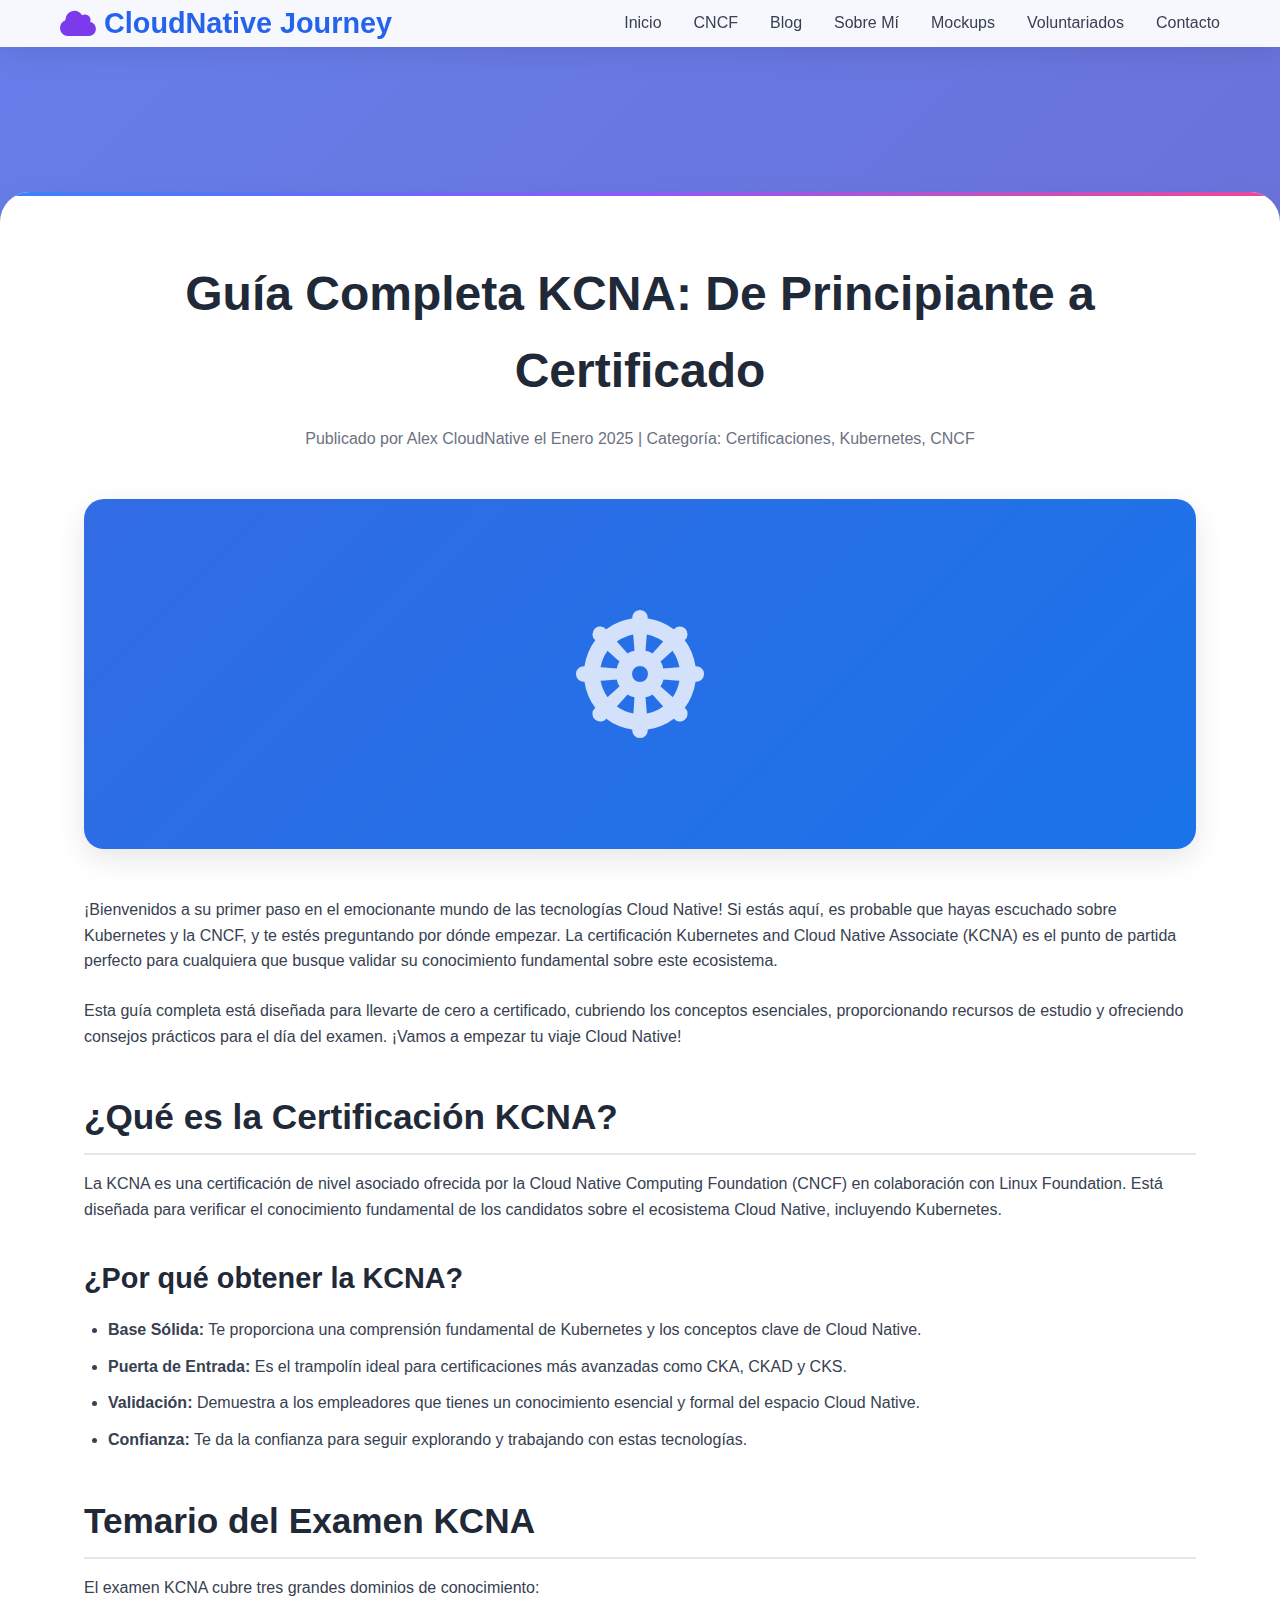
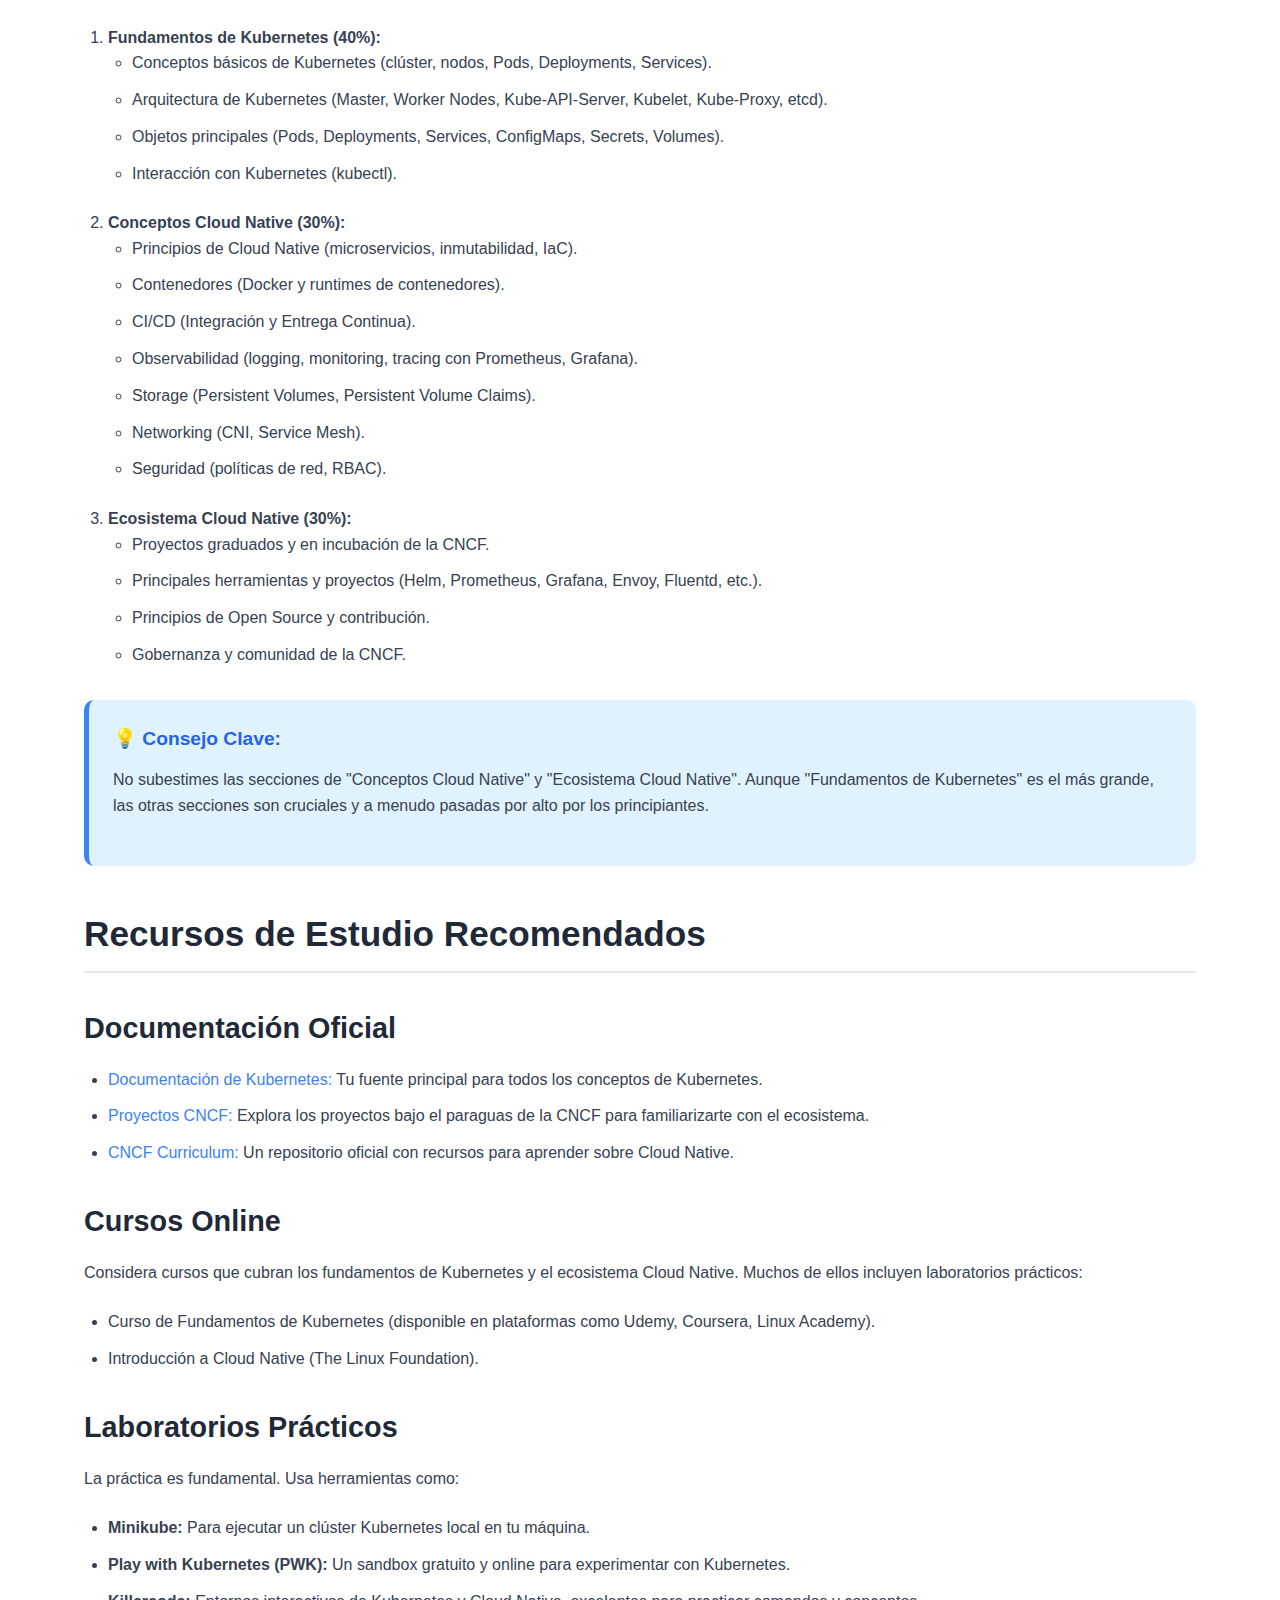
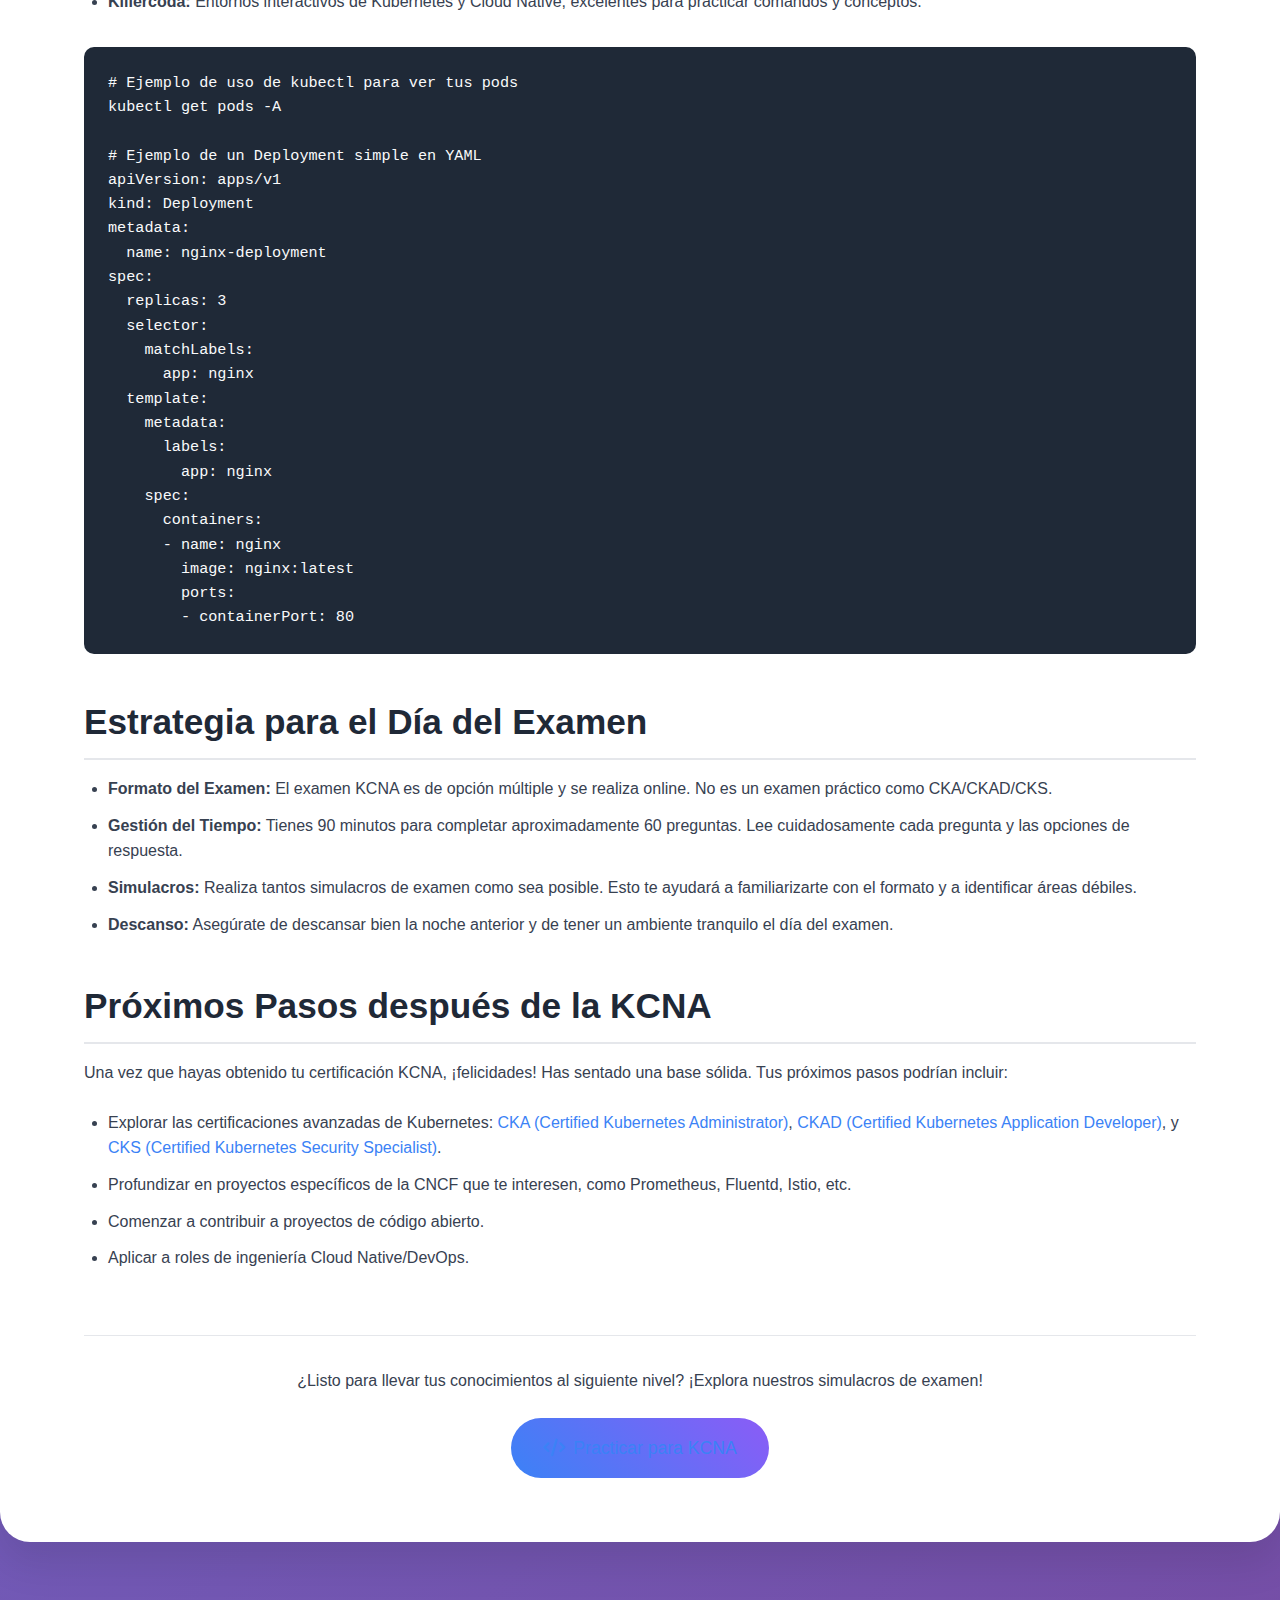
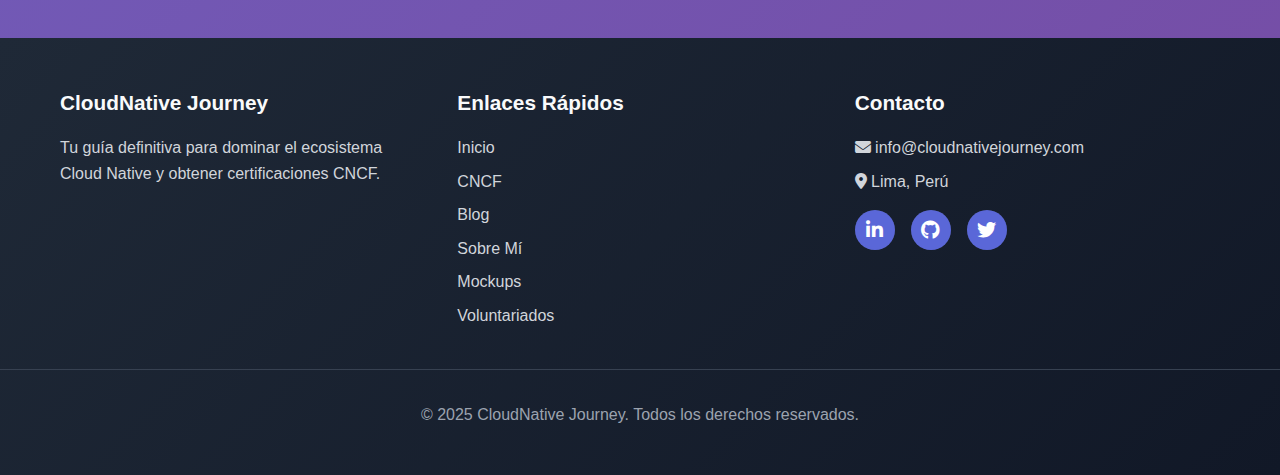
<file: blog/guia-kcna.html>
<!DOCTYPE html>
<html lang="es">
<head>
    <meta charset="UTF-8">
    <meta name="viewport" content="width=device-width, initial-scale=1.0">
    <title>Guía Completa KCNA: De Principiante a Certificado - CloudNative Journey</title>
    <link href="https://cdnjs.cloudflare.com/ajax/libs/font-awesome/6.5.2/css/all.min.css" rel="stylesheet">
    <link rel="stylesheet" href="../css/style.css"> <link rel="stylesheet" href="../css/blog-post.css"> </head>
<body>
    <header>
        <nav class="container">
            <a href="../index.html" class="logo"> <i class="fas fa-cloud"></i>
                CloudNative Journey
            </a>
            <ul class="nav-links">
                <li><a href="../index.html#inicio">Inicio</a></li>
                <li><a href="../index.html#cncf">CNCF</a></li>
                <li><a href="../index.html#blog">Blog</a></li>
                <li><a href="../index.html#sobre-mi">Sobre Mí</a></li>
                <li><a href="../index.html#mockups">Mockups</a></li>
                <li><a href="../index.html#voluntariados">Voluntariados</a></li>
                <li><a href="../index.html#contacto">Contacto</a></li>
            </ul>
        </nav>
    </header>

    <main>
        <section class="blog-post">
            <div class="container">
                <div class="post-header">
                    <h1 class="post-title">Guía Completa KCNA: De Principiante a Certificado</h1>
                    <p class="post-meta">Publicado por Alex CloudNative el Enero 2025 | Categoría: Certificaciones, Kubernetes, CNCF</p>
                </div>
                <div class="post-image">
                    <i class="fas fa-dharmachakra"></i>
                </div>
                <div class="post-content">
                    <p>¡Bienvenidos a su primer paso en el emocionante mundo de las tecnologías Cloud Native! Si estás aquí, es probable que hayas escuchado sobre Kubernetes y la CNCF, y te estés preguntando por dónde empezar. La certificación Kubernetes and Cloud Native Associate (KCNA) es el punto de partida perfecto para cualquiera que busque validar su conocimiento fundamental sobre este ecosistema.</p>
                    
                    <p>Esta guía completa está diseñada para llevarte de cero a certificado, cubriendo los conceptos esenciales, proporcionando recursos de estudio y ofreciendo consejos prácticos para el día del examen. ¡Vamos a empezar tu viaje Cloud Native!</p>

                    <h2>¿Qué es la Certificación KCNA?</h2>
                    <p>La KCNA es una certificación de nivel asociado ofrecida por la Cloud Native Computing Foundation (CNCF) en colaboración con Linux Foundation. Está diseñada para verificar el conocimiento fundamental de los candidatos sobre el ecosistema Cloud Native, incluyendo Kubernetes.</p>
                    
                    <h3>¿Por qué obtener la KCNA?</h3>
                    <ul>
                        <li><strong>Base Sólida:</strong> Te proporciona una comprensión fundamental de Kubernetes y los conceptos clave de Cloud Native.</li>
                        <li><strong>Puerta de Entrada:</strong> Es el trampolín ideal para certificaciones más avanzadas como CKA, CKAD y CKS.</li>
                        <li><strong>Validación:</strong> Demuestra a los empleadores que tienes un conocimiento esencial y formal del espacio Cloud Native.</li>
                        <li><strong>Confianza:</strong> Te da la confianza para seguir explorando y trabajando con estas tecnologías.</li>
                    </ul>

                    <h2>Temario del Examen KCNA</h2>
                    <p>El examen KCNA cubre tres grandes dominios de conocimiento:</p>
                    <ol>
                        <li><strong>Fundamentos de Kubernetes (40%):</strong>
                            <ul>
                                <li>Conceptos básicos de Kubernetes (clúster, nodos, Pods, Deployments, Services).</li>
                                <li>Arquitectura de Kubernetes (Master, Worker Nodes, Kube-API-Server, Kubelet, Kube-Proxy, etcd).</li>
                                <li>Objetos principales (Pods, Deployments, Services, ConfigMaps, Secrets, Volumes).</li>
                                <li>Interacción con Kubernetes (kubectl).</li>
                            </ul>
                        </li>
                        <li><strong>Conceptos Cloud Native (30%):</strong>
                            <ul>
                                <li>Principios de Cloud Native (microservicios, inmutabilidad, IaC).</li>
                                <li>Contenedores (Docker y runtimes de contenedores).</li>
                                <li>CI/CD (Integración y Entrega Continua).</li>
                                <li>Observabilidad (logging, monitoring, tracing con Prometheus, Grafana).</li>
                                <li>Storage (Persistent Volumes, Persistent Volume Claims).</li>
                                <li>Networking (CNI, Service Mesh).</li>
                                <li>Seguridad (políticas de red, RBAC).</li>
                            </ul>
                        </li>
                        <li><strong>Ecosistema Cloud Native (30%):</strong>
                            <ul>
                                <li>Proyectos graduados y en incubación de la CNCF.</li>
                                <li>Principales herramientas y proyectos (Helm, Prometheus, Grafana, Envoy, Fluentd, etc.).</li>
                                <li>Principios de Open Source y contribución.</li>
                                <li>Gobernanza y comunidad de la CNCF.</li>
                            </ul>
                        </li>
                    </ol>

                    <div class="highlight-box">
                        <h4>💡 Consejo Clave:</h4>
                        <p>No subestimes las secciones de "Conceptos Cloud Native" y "Ecosistema Cloud Native". Aunque "Fundamentos de Kubernetes" es el más grande, las otras secciones son cruciales y a menudo pasadas por alto por los principiantes.</p>
                    </div>

                    <h2>Recursos de Estudio Recomendados</h2>
                    <h3>Documentación Oficial</h3>
                    <ul>
                        <li><a href="https://kubernetes.io/docs/" target="_blank">Documentación de Kubernetes:</a> Tu fuente principal para todos los conceptos de Kubernetes.</li>
                        <li><a href="https://cncf.io/projects/" target="_blank">Proyectos CNCF:</a> Explora los proyectos bajo el paraguas de la CNCF para familiarizarte con el ecosistema.</li>
                        <li><a href="https://github.com/cncf/curriculum" target="_blank">CNCF Curriculum:</a> Un repositorio oficial con recursos para aprender sobre Cloud Native.</li>
                    </ul>

                    <h3>Cursos Online</h3>
                    <p>Considera cursos que cubran los fundamentos de Kubernetes y el ecosistema Cloud Native. Muchos de ellos incluyen laboratorios prácticos:</p>
                    <ul>
                        <li>Curso de Fundamentos de Kubernetes (disponible en plataformas como Udemy, Coursera, Linux Academy).</li>
                        <li>Introducción a Cloud Native (The Linux Foundation).</li>
                    </ul>

                    <h3>Laboratorios Prácticos</h3>
                    <p>La práctica es fundamental. Usa herramientas como:</p>
                    <ul>
                        <li><strong>Minikube:</strong> Para ejecutar un clúster Kubernetes local en tu máquina.</li>
                        <li><strong>Play with Kubernetes (PWK):</strong> Un sandbox gratuito y online para experimentar con Kubernetes.</li>
                        <li><strong>Killercoda:</strong> Entornos interactivos de Kubernetes y Cloud Native, excelentes para practicar comandos y conceptos.</li>
                    </ul>
                    
                    <div class="code-block">
<pre># Ejemplo de uso de kubectl para ver tus pods
kubectl get pods -A

# Ejemplo de un Deployment simple en YAML
apiVersion: apps/v1
kind: Deployment
metadata:
  name: nginx-deployment
spec:
  replicas: 3
  selector:
    matchLabels:
      app: nginx
  template:
    metadata:
      labels:
        app: nginx
    spec:
      containers:
      - name: nginx
        image: nginx:latest
        ports:
        - containerPort: 80
</pre>
                    </div>

                    <h2>Estrategia para el Día del Examen</h2>
                    <ul>
                        <li><strong>Formato del Examen:</strong> El examen KCNA es de opción múltiple y se realiza online. No es un examen práctico como CKA/CKAD/CKS.</li>
                        <li><strong>Gestión del Tiempo:</strong> Tienes 90 minutos para completar aproximadamente 60 preguntas. Lee cuidadosamente cada pregunta y las opciones de respuesta.</li>
                        <li><strong>Simulacros:</strong> Realiza tantos simulacros de examen como sea posible. Esto te ayudará a familiarizarte con el formato y a identificar áreas débiles.</li>
                        <li><strong>Descanso:</strong> Asegúrate de descansar bien la noche anterior y de tener un ambiente tranquilo el día del examen.</li>
                    </ul>

                    <h2>Próximos Pasos después de la KCNA</h2>
                    <p>Una vez que hayas obtenido tu certificación KCNA, ¡felicidades! Has sentado una base sólida. Tus próximos pasos podrían incluir:</p>
                    <ul>
                        <li>Explorar las certificaciones avanzadas de Kubernetes: <a href="#">CKA (Certified Kubernetes Administrator)</a>, <a href="#">CKAD (Certified Kubernetes Application Developer)</a>, y <a href="#">CKS (Certified Kubernetes Security Specialist)</a>.</li>
                        <li>Profundizar en proyectos específicos de la CNCF que te interesen, como Prometheus, Fluentd, Istio, etc.</li>
                        <li>Comenzar a contribuir a proyectos de código abierto.</li>
                        <li>Aplicar a roles de ingeniería Cloud Native/DevOps.</li>
                    </ul>

                    <div class="post-cta">
                        <p>¿Listo para llevar tus conocimientos al siguiente nivel? ¡Explora nuestros simulacros de examen!</p>
                        <a href="../index.html#mockups" class="cta-button">
                            <i class="fas fa-code"></i> Practicar para KCNA
                        </a>
                    </div>
                </div>
            </div>
        </section>
    </main>

    <footer>
        <div class="container footer-content">
            <div class="footer-section">
                <h4>CloudNative Journey</h4>
                <p>Tu guía definitiva para dominar el ecosistema Cloud Native y obtener certificaciones CNCF.</p>
            </div>
            <div class="footer-section">
                <h4>Enlaces Rápidos</h4>
                <a href="../index.html#inicio">Inicio</a>
                <a href="../index.html#cncf">CNCF</a>
                <a href="../index.html#blog">Blog</a>
                <a href="../index.html#sobre-mi">Sobre Mí</a>
                <a href="../index.html#mockups">Mockups</a>
                <a href="../index.html#voluntariados">Voluntariados</a>
            </div>
            <div class="footer-section">
                <h4>Contacto</h4>
                <p><i class="fas fa-envelope"></i> info@cloudnativejourney.com</p>
                <p><i class="fas fa-map-marker-alt"></i> Lima, Perú</p>
                <div class="social-links">
                    <a href="#" class="social-link" aria-label="LinkedIn"><i class="fab fa-linkedin-in"></i></a>
                    <a href="#" class="social-link" aria-label="GitHub"><i class="fab fa-github"></i></a>
                    <a href="#" class="social-link" aria-label="Twitter"><i class="fab fa-twitter"></i></a>
                </div>
            </div>
        </div>
        <div class="footer-bottom">
            <p>&copy; 2025 CloudNative Journey. Todos los derechos reservados.</p>
        </div>
    </footer>
</body>
</html>
</file>
<file: css/style.css>
* {
    margin: 0;
    padding: 0;
    box-sizing: border-box;
}

body {
    font-family: 'Inter', -apple-system, BlinkMacSystemFont, 'Segoe UI', Roboto, sans-serif;
    line-height: 1.6;
    color: #1a1a1a;
    background: linear-gradient(135deg, #667eea 0%, #764ba2 100%);
    min-height: 100vh;
}

.container {
    max-width: 1200px;
    margin: 0 auto;
    padding: 0 20px;
}

/* Header */
header {
    background: rgba(255, 255, 255, 0.95);
    backdrop-filter: blur(20px);
    border-bottom: 1px solid rgba(255, 255, 255, 0.2);
    position: fixed;
    top: 0;
    left: 0;
    right: 0;
    z-index: 1000;
    box-shadow: 0 4px 30px rgba(0, 0, 0, 0.1);
}

nav {
    display: flex;
    justify-content: space-between;
    align-items: center;
    padding: 1rem 0;
}

.logo {
    font-size: 1.8rem;
    font-weight: 700;
    color: #2563eb;
    text-decoration: none;
    display: flex;
    align-items: center;
    gap: 0.5rem;
}

.logo i {
    color: #7c3aed;
}

.nav-links {
    display: flex;
    list-style: none;
    gap: 2rem;
}

.nav-links a {
    color: #374151;
    text-decoration: none;
    font-weight: 500;
    transition: all 0.3s ease;
    position: relative;
}

.nav-links a:hover {
    color: #2563eb;
}

.nav-links a::after {
    content: '';
    position: absolute;
    bottom: -5px;
    left: 0;
    width: 0;
    height: 2px;
    background: #2563eb;
    transition: width 0.3s ease;
}

.nav-links a:hover::after {
    width: 100%;
}

/* Main Content */
main {
    margin-top: 80px;
    padding: 2rem 0;
}

/* Hero Section */
.hero {
    text-align: center;
    padding: 5rem 0;
    color: white;
    position: relative;
    overflow: hidden;
}

.hero::before {
    content: '';
    position: absolute;
    top: 0;
    left: 0;
    right: 0;
    bottom: 0;
    background: url('data:image/svg+xml,<svg xmlns="http://www.w3.org/2000/svg" viewBox="0 0 1000 300"><path d="M 0 250 Q 500 50 1000 250 L 1000 300 L 0 300 Z" fill="rgba(255,255,255,0.1)"/></svg>');
    background-size: cover;
    background-position: bottom;
}

.hero-content {
    position: relative;
    z-index: 2;
}

.hero h1 {
    font-size: 3.5rem;
    margin-bottom: 1rem;
    text-shadow: 2px 2px 4px rgba(0,0,0,0.3);
    font-weight: 700;
}

.hero p {
    font-size: 1.3rem;
    margin-bottom: 2rem;
    opacity: 0.95;
    max-width: 600px;
    margin-left: auto;
    margin-right: auto;
}

.hero-buttons {
    display: flex;
    gap: 1rem;
    justify-content: center;
    flex-wrap: wrap;
}

.cta-button {
    background: linear-gradient(45deg, #3b82f6, #8b5cf6);
    color: white;
    padding: 1rem 2rem;
    border: none;
    border-radius: 50px;
    font-size: 1.1rem;
    font-weight: 600;
    cursor: pointer;
    text-decoration: none;
    display: inline-flex;
    align-items: center;
    gap: 0.5rem;
    transition: all 0.3s ease;
    position: relative;
    overflow: hidden;
}

.cta-button:hover {
    transform: translateY(-2px);
    box-shadow: 0 10px 30px rgba(0,0,0,0.2);
}

.cta-button.secondary {
    background: rgba(255, 255, 255, 0.2);
    border: 2px solid rgba(255, 255, 255, 0.5);
}

.cta-button.secondary:hover {
    background: rgba(255, 255, 255, 0.3);
}

/* CNCF Section */
.cncf-section {
    background: linear-gradient(135deg, #1e3a8a 0%, #3730a3 100%);
    color: white;
    padding: 4rem 0;
    margin: 2rem 0;
    border-radius: 30px;
    position: relative;
    overflow: hidden;
}

.cncf-section::before {
    content: '';
    position: absolute;
    top: -50%;
    left: -50%;
    width: 200%;
    height: 200%;
    background: radial-gradient(circle, rgba(255,255,255,0.1) 0%, transparent 70%);
    animation: rotate 20s linear infinite;
}

@keyframes rotate {
    0% { transform: rotate(0deg); }
    100% { transform: rotate(360deg); }
}

.cncf-content {
    position: relative;
    z-index: 2;
    text-align: center;
}

.cncf-logo {
    font-size: 3rem;
    margin-bottom: 1rem;
}

.cncf-title {
    font-size: 2.5rem;
    margin-bottom: 1rem;
    font-weight: 700;
}

.cncf-description {
    font-size: 1.2rem;
    margin-bottom: 2rem;
    opacity: 0.9;
    max-width: 800px;
    margin-left: auto;
    margin-right: auto;
}

.cncf-stats {
    display: grid;
    grid-template-columns: repeat(auto-fit, minmax(200px, 1fr));
    gap: 2rem;
    margin-top: 3rem;
}

.stat-item {
    text-align: center;
    padding: 1.5rem;
    background: rgba(255, 255, 255, 0.1);
    border-radius: 15px;
    backdrop-filter: blur(10px);
}

.stat-number {
    font-size: 2.5rem;
    font-weight: 700;
    color: #fbbf24;
    display: block;
}

.stat-label {
    font-size: 0.9rem;
    opacity: 0.8;
    margin-top: 0.5rem;
}

/* Content Sections */
.content-section {
    background: rgba(255, 255, 255, 0.98);
    margin: 2rem 0;
    padding: 4rem 3rem;
    border-radius: 30px;
    box-shadow: 0 20px 40px rgba(0,0,0,0.1);
    position: relative;
    overflow: hidden;
}

.content-section::before {
    content: '';
    position: absolute;
    top: 0;
    left: 0;
    right: 0;
    height: 4px;
    background: linear-gradient(90deg, #3b82f6, #8b5cf6, #ec4899);
}

/* Adjusted for consistent title alignment */
.section-title {
    font-size: 2.8rem;
    margin-bottom: 1rem;
    color: #1f2937;
    text-align: center; /* Ensures titles are centered */
    font-weight: 700;
}

.section-subtitle {
    text-align: center;
    color: #6b7280;
    font-size: 1.2rem;
    margin-bottom: 3rem;
}

/* Blog Grid */
.blog-grid {
    display: grid;
    grid-template-columns: repeat(auto-fit, minmax(350px, 1fr));
    gap: 2rem;
    margin-top: 3rem;
}

.blog-card {
    background: white;
    border-radius: 20px;
    overflow: hidden;
    box-shadow: 0 10px 30px rgba(0,0,0,0.1);
    transition: all 0.3s ease;
    position: relative;
    border: 1px solid rgba(0,0,0,0.05);
}

.blog-card:hover {
    transform: translateY(-10px);
    box-shadow: 0 20px 60px rgba(0,0,0,0.15);
}

.blog-card-image {
    width: 100%;
    height: 250px;
    background: linear-gradient(135deg, #667eea 0%, #764ba2 100%);
    position: relative;
    overflow: hidden;
    display: flex;
    align-items: center;
    justify-content: center;
    color: white;
    font-size: 4rem;
}

.blog-card-image.kcna {
    background: linear-gradient(135deg, #326ce5 0%, #1a73e8 100%);
}

.blog-card-image.aws {
    background: linear-gradient(135deg, #ff9900 0%, #ff6600 100%);
}

.blog-card-image.devops {
    background: linear-gradient(135deg, #D4AF37 0%, #9B7C16 100%);
}

.blog-card-image.cncf {
    background: linear-gradient(135deg, #1e3a8a 0%, #3730a3 100%);
}

.blog-card-image.volunteer {
    background: linear-gradient(135deg, #dc2626 0%, #f59e0b 100%);
}

.blog-card-image.opensource {
    background: linear-gradient(135deg, #7c3aed 0%, #db2777 100%);
}

.blog-card-content {
    padding: 2rem;
}

.blog-card h3 {
    font-size: 1.6rem;
    margin-bottom: 1rem;
    color: #1f2937;
    font-weight: 600;
}

.blog-card p {
    color: #6b7280;
    margin-bottom: 0.5rem;
    line-height: 1.7;
}

.card-footer {
    display: flex;
    justify-content: space-between;
    align-items: center;
    margin-top: 1rem;
    padding-top: 1rem;
    border-top: 1px solid #e5e7eb;
}

.date {
    color: #9ca3af;
    font-size: 0.9rem;
    font-weight: 500;
}

.difficulty-badge {
    padding: 0.25rem 0.75rem;
    border-radius: 20px;
    font-size: 0.8rem;
    font-weight: 600;
}

.beginner {
    background: #dcfce7;
    color: #166534;
}

.intermediate {
    background: #fef3c7;
    color: #d97706;
}

.advanced {
    background: #fee2e2;
    color: #dc2626;
}

/* Mockups Section - Updated for button alignment */
.mockup-container {
    display: grid;
    grid-template-columns: repeat(auto-fit, minmax(300px, 1fr));
    gap: 2rem;
    margin-top: 3rem;
    /* Added for consistent button alignment */
    align-items: stretch; /* Make cards same height */
}

.mockup-card {
    background: white;
    padding: 2.5rem;
    border-radius: 20px;
    text-align: center;
    transition: all 0.3s ease;
    border: 2px solid transparent;
    position: relative;
    overflow: hidden;
    display: flex; /* Added for content alignment */
    flex-direction: column; /* Added for content alignment */
    justify-content: space-between; /* Added for button alignment at the bottom */
}

.mockup-card::before {
    content: '';
    position: absolute;
    top: 0;
    left: 0;
    right: 0;
    bottom: 0;
    background: linear-gradient(135deg, #667eea 0%, #764ba2 100%);
    opacity: 0;
    transition: opacity 0.3s ease;
}

.mockup-card:hover::before {
    opacity: 0.05;
}

.mockup-card:hover {
    transform: translateY(-5px);
    border-color: #3b82f6;
    box-shadow: 0 20px 40px rgba(0,0,0,0.1);
}

.mockup-card-content {
    position: relative;
    z-index: 2;
    flex-grow: 1; /* Allows content to push button to the bottom */
    display: flex;
    flex-direction: column;
    justify-content: flex-start;
    align-items: center;
}

.mockup-icon {
    font-size: 3rem;
    margin-bottom: 1rem;
    color: #3b82f6;
}

.mockup-card h3 {
    font-size: 1.8rem;
    margin-bottom: 1rem;
    color: #1f2937;
    font-weight: 600;
}

.mockup-card p {
    margin-bottom: 1.5rem; /* Adjusted margin */
    color: #6b7280;
    line-height: 1.7;
}

.mockup-button {
    background: linear-gradient(45deg, #3b82f6, #8b5cf6);
    color: white;
    padding: 1rem 2rem;
    border: none;
    border-radius: 50px;
    text-decoration: none;
    display: inline-flex;
    align-items: center;
    gap: 0.5rem;
    font-weight: 600;
    transition: all 0.3s ease;
    margin-top: auto; /* Pushes button to the bottom */
}

.mockup-button:hover {
    transform: translateY(-2px);
    box-shadow: 0 10px 25px rgba(59, 130, 246, 0.3);
}

.mockup-button.disabled {
    background: #e5e7eb;
    color: #9ca3af;
    cursor: not-allowed;
}

.mockup-button.disabled:hover {
    transform: none;
    box-shadow: none;
}

/* Progress Section */
.progress-section {
    background: linear-gradient(135deg, #f8fafc 0%, #e2e8f0 100%);
    padding: 3rem;
    border-radius: 20px;
    margin: 2rem 0;
}

.progress-title {
    text-align: center;
    font-size: 2rem;
    margin-bottom: 2rem;
    color: #1f2937;
    font-weight: 600;
}

.progress-items {
    display: grid;
    grid-template-columns: repeat(auto-fit, minmax(250px, 1fr));
    gap: 1.5rem;
}

.progress-item {
    background: white;
    padding: 1.5rem;
    border-radius: 15px;
    display: flex;
    align-items: center;
    gap: 1rem;
    transition: transform 0.3s ease;
}

.progress-item:hover {
    transform: translateX(5px);
}

.progress-icon {
    font-size: 2rem;
    color: #3b82f6;
}

.progress-text {
    flex: 1;
}

.progress-text h4 {
    font-size: 1.1rem;
    margin-bottom: 0.5rem;
    color: #1f2937;
}

.progress-text p {
    color: #6b7280;
    font-size: 0.9rem;
}

/* About Me Section */
.about-section {
    background: rgba(255, 255, 255, 0.98);
    margin: 2rem 0;
    padding: 4rem 3rem;
    border-radius: 30px;
    box-shadow: 0 20px 40px rgba(0,0,0,0.1);
    position: relative;
    overflow: hidden;
}

.profile-header {
    display: flex;
    align-items: center;
    gap: 3rem;
    margin-bottom: 4rem;
    padding: 2rem;
    background: linear-gradient(135deg, #f8fafc 0%, #e2e8f0 100%);
    border-radius: 20px;
}

.profile-image {
    width: 200px;
    height: 200px;
    border-radius: 50%;
    background: linear-gradient(135deg, #3b82f6 0%, #8b5cf6 100%);
    display: flex;
    align-items: center;
    justify-content: center;
    color: white;
    font-size: 4rem;
    box-shadow: 0 10px 30px rgba(0,0,0,0.2);
    position: relative;
    overflow: hidden;
}

.profile-image::before {
    content: '';
    position: absolute;
    top: 0;
    left: 0;
    right: 0;
    bottom: 0;
    background: url('data:image/svg+xml,<svg xmlns="http://www.w3.org/2000/svg" viewBox="0 0 100 100"><circle cx="50" cy="50" r="40" fill="none" stroke="rgba(255,255,255,0.2)" stroke-width="2"/></svg>');
    background-size: cover;
}

.profile-info {
    flex: 1;
}

.profile-name {
    font-size: 2.5rem;
    font-weight: 700;
    color: #1f2937;
    margin-bottom: 0.5rem;
}

.profile-title {
    font-size: 1.4rem;
    color: #3b82f6;
    margin-bottom: 1rem;
    font-weight: 600;
}

.profile-description {
    font-size: 1.1rem;
    color: #6b7280;
    line-height: 1.8;
    margin-bottom: 1.5rem;
}

.profile-stats {
    display: flex;
    gap: 2rem;
    flex-wrap: wrap;
}

.profile-stat-item {
    text-align: center;
    padding: 1rem;
    background: white;
    border-radius: 10px;
    box-shadow: 0 5px 15px rgba(0,0,0,0.1);
    min-width: 120px;
}

.profile-stat-number {
    font-size: 1.8rem;
    font-weight: 700;
    color: #3b82f6;
    display: block;
}

.profile-stat-label {
    font-size: 0.9rem;
    color: #6b7280;
    margin-top: 0.5rem;
}

/* Education Section */
.education-timeline {
    position: relative;
    margin-top: 3rem;
}

.education-timeline::before {
    content: '';
    position: absolute;
    left: 2rem;
    top: 0;
    bottom: 0;
    width: 2px;
    background: linear-gradient(135deg, #3b82f6, #8b5cf6);
}

.education-item {
    position: relative;
    margin-bottom: 3rem;
    padding-left: 5rem;
}

.education-item::before {
    content: '';
    position: absolute;
    left: 1.5rem;
    top: 0.5rem;
    width: 1rem;
    height: 1rem;
    background: #3b82f6;
    border-radius: 50%;
    border: 3px solid white;
    box-shadow: 0 0 0 3px #3b82f6;
}

/* Contact Section */
.contact-form-container {
    max-width: 700px;
    margin: 0 auto;
    padding: 2rem;
    background: white;
    border-radius: 20px;
    box-shadow: 0 10px 30px rgba(0,0,0,0.1);
}

.contact-form .form-group {
    margin-bottom: 1.5rem;
    text-align: left; /* Align form labels and inputs left */
}

.contact-form label {
    display: block;
    margin-bottom: 0.5rem;
    font-weight: 600;
    color: #374151;
}

.contact-form input[type="text"],
.contact-form input[type="email"],
.contact-form textarea {
    width: 100%;
    padding: 0.8rem;
    border: 1px solid #e5e7eb;
    border-radius: 8px;
    font-size: 1rem;
    color: #374151;
    transition: border-color 0.3s ease, box-shadow 0.3s ease;
}

.contact-form input[type="text"]:focus,
.contact-form input[type="email"]:focus,
.contact-form textarea:focus {
    border-color: #3b82f6;
    box-shadow: 0 0 0 3px rgba(59, 130, 246, 0.2);
    outline: none;
}

.contact-form textarea {
    resize: vertical;
}

.contact-form .cta-button {
    width: auto;
    margin-top: 1rem;
    display: block;
    margin-left: auto;
    margin-right: auto;
}

/* Footer */
footer {
    background: linear-gradient(135deg, #1f2937 0%, #111827 100%);
    color: white;
    padding: 3rem 0;
    margin-top: 4rem;
}

.footer-content {
    display: grid;
    grid-template-columns: repeat(auto-fit, minmax(250px, 1fr));
    gap: 2rem;
    margin-bottom: 2rem;
}

.footer-section h4 {
    font-size: 1.3rem;
    margin-bottom: 1rem;
    color: #f9fafb;
}

.footer-section p, .footer-section a {
    color: #d1d5db;
    text-decoration: none;
    margin-bottom: 0.5rem;
    display: block;
}

.footer-section a:hover {
    color: #3b82f6;
}

.social-links {
    display: flex;
    gap: 1rem;
    margin-top: 1rem;
}

.social-link {
    display: flex;
    align-items: center;
    justify-content: center;
    width: 40px;
    height: 40px;
    background: rgba(255, 255, 255, 0.1);
    border-radius: 50%;
    color: white;
    text-decoration: none;
    transition: all 0.3s ease;
}

.social-link:hover {
    background: #3b82f6;
    transform: translateY(-2px);
}

.footer-bottom {
    text-align: center;
    padding-top: 2rem;
    border-top: 1px solid #374151;
    color: #9ca3af;
}

/* Responsive Design */
@media (max-width: 768px) {
    .nav-links {
        display: none;
    }

    .hero h1 {
        font-size: 2.5rem;
    }

    .hero p {
        font-size: 1.1rem;
    }

    .content-section {
        padding: 2rem;
    }

    .section-title {
        font-size: 2rem;
    }

    .blog-grid {
        grid-template-columns: 1fr;
    }

    .hero-buttons {
        flex-direction: column;
        align-items: center;
    }

    .cncf-stats {
        grid-template-columns: repeat(2, 1fr);
    }

    .profile-header {
        flex-direction: column;
        text-align: center;
    }

    .profile-image {
        width: 150px;
        height: 150px;
        font-size: 3rem;
    }

    .profile-name {
        font-size: 2rem;
    }

    .profile-stats {
        justify-content: center;
    }

    .education-timeline::before {
        left: 1rem;
    }

    .education-item {
        padding-left: 3rem;
    }

    .education-item::before {
        left: 0.5rem;
    }

    .contact-form .cta-button {
        width: 100%; /* Full width button on smaller screens */
    }
}

/* Loading Animation */
.loading-animation {
    opacity: 0;
    transform: translateY(30px);
    animation: fadeInUp 0.8s ease forwards;
}

@keyframes fadeInUp {
    to {
        opacity: 1;
        transform: translateY(0);
    }
}

/* Añadir al final de css/style.css */

/* Reglas para los nuevos enlaces en las tarjetas de blog */
.blog-image-link,
.blog-title-link,
.blog-date-link {
    text-decoration: none; /* Elimina el subrayado */
    color: inherit; /* Hereda el color del texto de su elemento padre */
    cursor: pointer; /* Cambia el cursor a un puntero */
    display: block; /* Asegura que el enlace ocupe todo el espacio de su contenido (útil para imágenes y títulos) */
}

/* Efectos de hover para los enlaces */
.blog-image-link:hover .blog-card-image {
    opacity: 0.9; /* Pequeña opacidad al pasar el ratón por la imagen */
    transform: scale(1.02); /* Ligero zoom en la imagen */
    transition: all 0.3s ease;
}

.blog-title-link h3:hover {
    color: #3b82f6; /* Cambia el color del título al pasar el ratón */
    text-decoration: underline; /* Puedes añadir un subrayado sutil al hover del título si lo deseas */
    text-underline-offset: 4px; /* Separación del subrayado */
    transition: color 0.3s ease, text-decoration 0.3s ease;
}

.blog-date-link .date:hover {
    color: #3b82f6; /* Cambia el color de la fecha al pasar el ratón */
    text-decoration: underline; /* Subrayado sutil en la fecha al hover */
    text-underline-offset: 2px;
    transition: color 0.3s ease, text-decoration 0.3s ease;
}

/* Asegurarse de que la tarjeta en sí no tenga comportamiento de enlace general */
.blog-card {
    cursor: default; /* Restablece el cursor predeterminado para el resto de la tarjeta */
}

/* EDUCATION SECTION STYLES */
/* EDUCATION SECTION STYLES */
.education-timeline {
    position: relative;
    max-width: 900px; /* Ancho máximo para la línea de tiempo */
    margin: 40px auto;
    padding: 20px 0;
}

.education-timeline::before {
    content: '';
    position: absolute;
    top: 0;
    left: 20px; /* Posiciona la línea a la izquierda */
    bottom: 0;
    width: 2px;
    background-color: #e0e0e0; /* Color base de la línea */
    z-index: 0;
}

/* Bolitas del timeline */
.education-item::before {
    content: '';
    position: absolute;
    left: 14px; /* Posiciona la bolita sobre la línea */
    top: 30px; /* Ajusta la altura de la bolita */
    width: 16px;
    height: 16px;
    background-color: #3b82f6; /* Color de la bolita */
    border: 3px solid #f8f9fa; /* Borde para que destaque del fondo */
    border-radius: 50%;
    z-index: 1;
    box-shadow: 0 0 0 2px #3b82f6; /* Sombra para dar profundidad */
}


.education-item {
    background-color: #fff;
    padding: 25px 30px;
    border-radius: 12px;
    box-shadow: 0 8px 25px rgba(0, 0, 0, 0.08);
    margin-bottom: 30px;
    margin-left: 60px; /* Espacio para la línea de tiempo a la izquierda */
    position: relative;
    transition: transform 0.3s ease, box-shadow 0.3s ease;
    opacity: 0; /* Oculto inicialmente para animación */
    transform: translateY(20px); /* Ligeramente hacia abajo inicialmente */
    animation: fadeInSlideUp 0.8s forwards; /* Animación al cargar */
    border: 1px solid #e0e7ff; /* Borde sutil */
}

/* Animación para que los items aparezcan gradualmente */
@keyframes fadeInSlideUp {
    from {
        opacity: 0;
        transform: translateY(20px);
    }
    to {
        opacity: 1;
        transform: translateY(0);
    }
}

/* Ajuste de delay para cada item */
.education-item:nth-child(1) { animation-delay: 0.2s; }
.education-item:nth-child(2) { animation-delay: 0.4s; }
.education-item:nth-child(3) { animation-delay: 0.6s; }
/* Añade más si tienes más items */


.education-item:hover {
    transform: translateY(-5px);
    box-shadow: 0 15px 40px rgba(0, 0, 0, 0.12);
}

.education-header {
    display: flex;
    align-items: flex-start; /* Alinea los elementos a la parte superior */
    gap: 20px;
    margin-bottom: 20px;
    padding-bottom: 15px;
    border-bottom: 1px solid #eee;
}

.education-icon-box {
    width: 60px;
    height: 60px;
    border-radius: 12px;
    display: flex;
    align-items: center;
    justify-content: center;
    font-size: 2em;
    color: white;
    flex-shrink: 0; /* Evita que el icono se encoja */
    box-shadow: 0 5px 15px rgba(0, 0, 0, 0.1);
}

.education-icon-box.uni {
    background: linear-gradient(45deg, #667eea, #764ba2); /* Color para UNI */
}

.education-icon-box.unam {
    background: linear-gradient(45deg, #00b09b, #96c93d); /* Color para UNAM */
}
/* Puedes añadir más clases para diferentes instituciones */


.education-details {
    flex-grow: 1; /* Permite que tome el espacio restante */
}

.education-details h4 {
    font-size: 1.6em;
    color: #2c3e50;
    margin-bottom: 5px;
    font-weight: 600;
}

.education-type {
    font-size: 1em;
    color: #3b82f6;
    margin-bottom: 8px;
    font-weight: 500;
}

.education-meta {
    font-size: 0.9em;
    color: #6b7280;
    display: flex;
    align-items: center;
    gap: 10px;
}

.education-meta i {
    color: #8b5cf6;
}

.education-date {
    background-color: #e0e7ff; /* Fondo para la fecha */
    color: #3b82f6;
    padding: 8px 15px;
    border-radius: 20px;
    font-size: 0.9em;
    font-weight: 600;
    flex-shrink: 0; /* Evita que la fecha se encoja */
}

.education-footer {
    display: flex;
    justify-content: space-between;
    align-items: flex-end; /* Alinea los elementos a la parte inferior */
    flex-wrap: wrap; /* Permite que los elementos se envuelvan en pantallas pequeñas */
    gap: 15px;
    margin-top: 20px;
}

.course-tags-container {
    flex-grow: 1;
    margin-right: 20px; /* Espacio entre las etiquetas y el botón */
}

.courses-title {
    font-size: 0.9em;
    color: #9ca3af;
    margin-bottom: 10px;
    font-weight: 600;
}

.course-tags {
    display: flex;
    flex-wrap: wrap;
    gap: 8px;
}

.course-tag {
    background-color: #dcfce7; /* Color de fondo de la etiqueta */
    color: #166534; /* Color del texto de la etiqueta */
    padding: 8px 15px;
    border-radius: 20px;
    font-size: 0.85em;
    font-weight: 500;
    white-space: nowrap; /* Evita que el texto de la etiqueta se rompa */
}

/* Colores alternativos para las etiquetas de curso (ej. para UNAM) */
.education-item:nth-child(even) .course-tag {
    background-color: #e0f2fe; /* Azul claro */
    color: #0c4a6e; /* Azul oscuro */
}

.details-link {
    font-size: 0.95em;
    color: #3b82f6;
    text-decoration: none;
    font-weight: 600;
    display: flex;
    align-items: center;
    gap: 5px;
    transition: all 0.3s ease;
    white-space: nowrap; /* Evita que el texto del enlace se rompa */
}

.details-link:hover {
    color: #2563eb;
    transform: translateX(5px);
}

.details-link i {
    font-size: 0.8em; /* Ajusta el tamaño de la flecha */
}

/* MEDIA QUERIES para responsividad */
@media (max-width: 768px) {
    .education-timeline::before {
        left: 20px; /* La línea central se mantiene a la izquierda */
    }

    .education-item {
        margin-left: 50px; /* Reduce el margen para pantallas pequeñas */
        padding: 20px;
    }

    .education-item::before {
        left: 14px; /* Ajusta la bolita para que siga la línea */
        top: 25px; /* Ajusta la posición vertical de la bolita */
    }

    .education-header {
        flex-direction: column; /* Apila los elementos en la cabecera */
        align-items: flex-start; /* Alinea a la izquierda */
        gap: 15px;
    }

    .education-date {
        align-self: flex-end; /* Mueve la fecha a la derecha si está en columna */
    }

    .education-footer {
        flex-direction: column; /* Apila los elementos en el footer */
        align-items: flex-start; /* Alinea a la izquierda */
        gap: 15px;
    }

    .course-tags-container {
        margin-right: 0; /* Elimina el margen derecho */
        width: 100%; /* Ocupa todo el ancho disponible */
    }
}

@media (max-width: 480px) {
    .education-item {
        margin-left: 40px;
        padding: 15px;
    }

    .education-item::before {
        left: 10px;
        width: 14px;
        height: 14px;
    }

    .education-icon-box {
        width: 50px;
        height: 50px;
        font-size: 1.8em;
    }

    .education-details h4 {
        font-size: 1.4em;
    }

    .education-type, .education-meta {
        font-size: 0.9em;
    }

    .education-date, .course-tag, .details-link {
        font-size: 0.8em;
        padding: 6px 12px;
    }
}

/* CONTACT SECTION STYLES (✉️ Hablemos) */
.contact-grid {
    display: grid;
    grid-template-columns: 1fr; /* Por defecto una columna para móviles */
    gap: 30px;
    margin-top: 40px;
    align-items: start; /* Alinea los elementos al inicio verticalmente */
}

@media (min-width: 768px) {
    .contact-grid {
        grid-template-columns: 1fr 1fr; /* Dos columnas en pantallas medianas */
    }
}

@media (min-width: 1024px) {
    .contact-grid {
        grid-template-columns: 1fr 2fr; /* Columna izquierda más pequeña, formulario más grande */
    }
    .contact-info-block:nth-child(2) { /* Poner el segundo bloque de info en la primera columna */
        grid-column: 1;
        grid-row: 2;
    }
    .contact-form-container { /* Formulario ocupa el resto de las columnas */
        grid-column: 2 / 3;
        grid-row: 1 / 3; /* Ocupa las dos filas de la segunda columna */
    }
}


.contact-info-block {
    background-color: #f8f9fa;
    padding: 30px;
    border-radius: 12px;
    box-shadow: 0 8px 25px rgba(0, 0, 0, 0.08);
    display: flex;
    flex-direction: column;
    gap: 15px;
}

.contact-info-block h3 {
    font-size: 1.6em;
    color: #2c3e50;
    margin-bottom: 20px;
    text-align: center;
    position: relative;
}

.contact-info-block h3::after {
    content: '';
    position: absolute;
    bottom: -10px;
    left: 50%;
    transform: translateX(-50%);
    width: 60px;
    height: 4px;
    background-color: #3b82f6;
    border-radius: 2px;
}

.contact-info-block p {
    font-size: 1.1em;
    color: #555;
    display: flex;
    align-items: center;
    gap: 10px;
}

.contact-info-block p i {
    color: #3b82f6;
    font-size: 1.2em;
}

.professional-networks {
    display: flex;
    flex-direction: column;
    gap: 15px;
    margin-top: 10px;
}

.network-link {
    display: flex;
    align-items: center;
    gap: 12px;
    padding: 12px 15px;
    border-radius: 8px;
    background-color: #eceff1;
    color: #333;
    text-decoration: none;
    font-weight: 500;
    transition: all 0.3s ease;
}

.network-link:hover {
    background-color: #dbe4f0;
    color: #3b82f6;
    transform: translateX(5px);
}

.network-link i {
    font-size: 1.5em;
    color: #3b82f6;
    transition: color 0.3s ease;
}

.network-link:hover i {
    color: #2563eb;
}

/* FOOTER SOCIAL ICONS CENTERING */
.social-link i {
    display: flex; /* Usar flexbox */
    justify-content: center; /* Centrar horizontalmente */
    align-items: center; /* Centrar verticalmente */
    width: 40px; /* Tamaño del círculo */
    height: 40px; /* Tamaño del círculo */
    border-radius: 50%; /* Hacerlo circular */
    background-color: #5a67d8; /* Color de fondo del círculo */
    color: white; /* Color del icono */
    font-size: 1.2em; /* Tamaño del icono */
    transition: background-color 0.3s ease, transform 0.3s ease;
}

.social-link:hover {
    background-color: #434fa0;
    transform: translateY(-3px);
}
</file>
<file: css/blog-post.css>
/* Blog Post Content */
.blog-post {
    background: white;
    margin-top: 80px; /* Adjust if header height changes */
    padding: 4rem;
    border-radius: 30px;
    box-shadow: 0 20px 40px rgba(0,0,0,0.1);
    position: relative;
    overflow: hidden;
}

.blog-post::before {
    content: '';
    position: absolute;
    top: 0;
    left: 0;
    right: 0;
    height: 4px;
    background: linear-gradient(90deg, #3b82f6, #8b5cf6, #ec4899);
}

.post-header {
    text-align: center;
    margin-bottom: 3rem;
}

.post-title {
    font-size: 3rem;
    color: #1f2937;
    margin-bottom: 1rem;
    font-weight: 700;
}

.post-meta {
    color: #6b7280;
    font-size: 1rem;
    margin-bottom: 1.5rem;
}

.post-image {
    width: 100%;
    height: 350px;
    background: linear-gradient(135deg, #326ce5 0%, #1a73e8 100%);
    border-radius: 20px;
    margin-bottom: 3rem;
    display: flex;
    align-items: center;
    justify-content: center;
    font-size: 8rem;
    color: rgba(255,255,255,0.8);
    box-shadow: 0 10px 30px rgba(0,0,0,0.1);
}

.post-content h2 {
    font-size: 2.2rem;
    color: #1f2937;
    margin-top: 2.5rem;
    margin-bottom: 1rem;
    font-weight: 600;
    border-bottom: 2px solid #e5e7eb;
    padding-bottom: 0.5rem;
}

.post-content h3 {
    font-size: 1.8rem;
    color: #1f2937;
    margin-top: 2rem;
    margin-bottom: 1rem;
    font-weight: 600;
}

.post-content p {
    margin-bottom: 1.5rem;
    color: #374151;
}

.post-content ul, .post-content ol {
    margin-bottom: 1.5rem;
    padding-left: 1.5rem;
}

.post-content li {
    margin-bottom: 0.7rem;
    color: #374151;
}

.post-content a {
    color: #3b82f6;
    text-decoration: none;
    font-weight: 500;
}

.post-content a:hover {
    text-decoration: underline;
}

.highlight-box {
    background: #e0f2fe;
    border-left: 5px solid #3b82f6;
    padding: 1.5rem;
    margin: 2rem 0;
    border-radius: 10px;
    color: #1f2937;
}

.highlight-box h4 {
    margin-top: 0;
    margin-bottom: 0.8rem;
    font-size: 1.2rem;
    color: #2563eb;
}

.code-block {
    background: #1f2937;
    color: #f9fafb;
    padding: 1.5rem;
    border-radius: 10px;
    overflow-x: auto;
    font-family: 'Fira Code', 'JetBrains Mono', monospace;
    font-size: 0.95rem;
    margin: 2rem 0;
}

.code-block pre {
    margin: 0;
}

/* Call to action at the end of the post */
.post-cta {
    text-align: center;
    margin-top: 4rem;
    padding-top: 2rem;
    border-top: 1px solid #e5e7eb;
}

/* Responsive Design for blog post */
@media (max-width: 768px) {
    .blog-post {
        padding: 2rem;
    }
    .post-title {
        font-size: 2.2rem;
    }
    .post-image {
        height: 250px;
        font-size: 6rem;
    }
    .post-content h2 {
        font-size: 1.8rem;
    }
    .post-content h3 {
        font-size: 1.5rem;
    }
}
</file>
